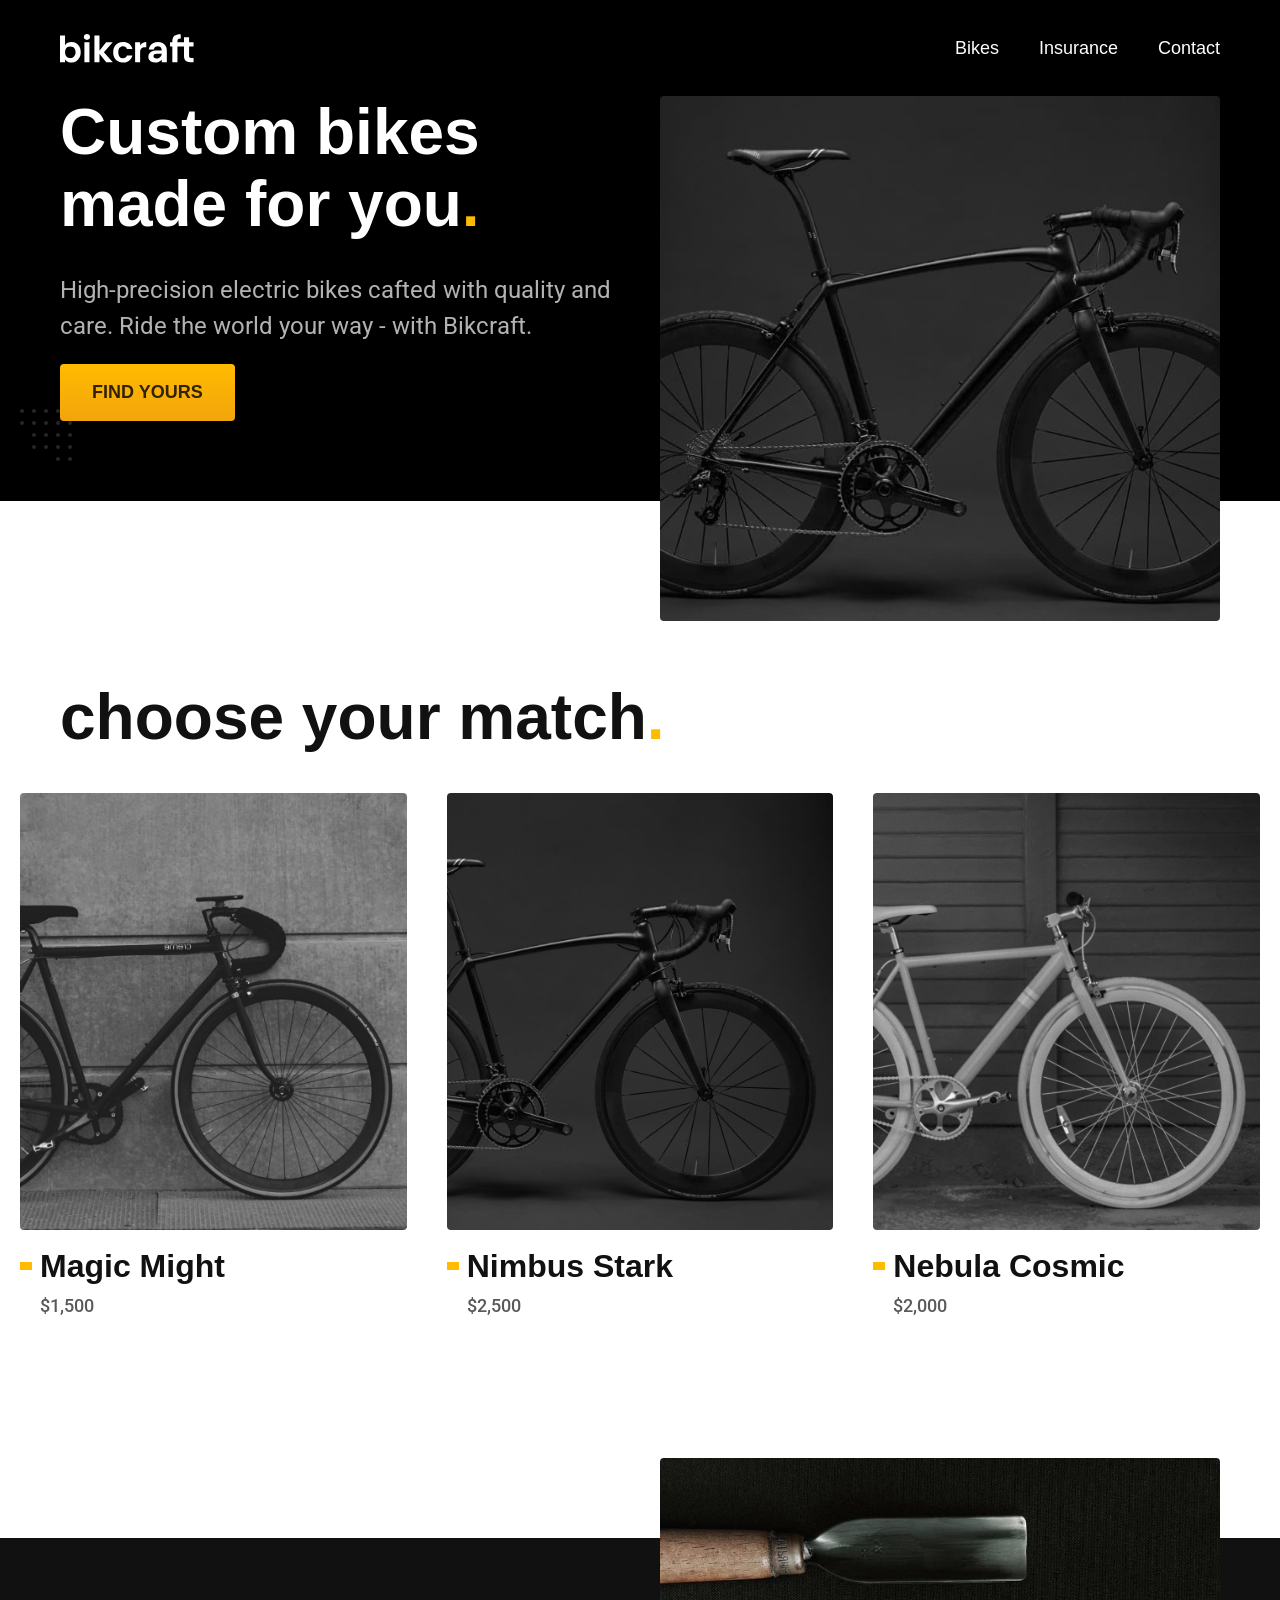
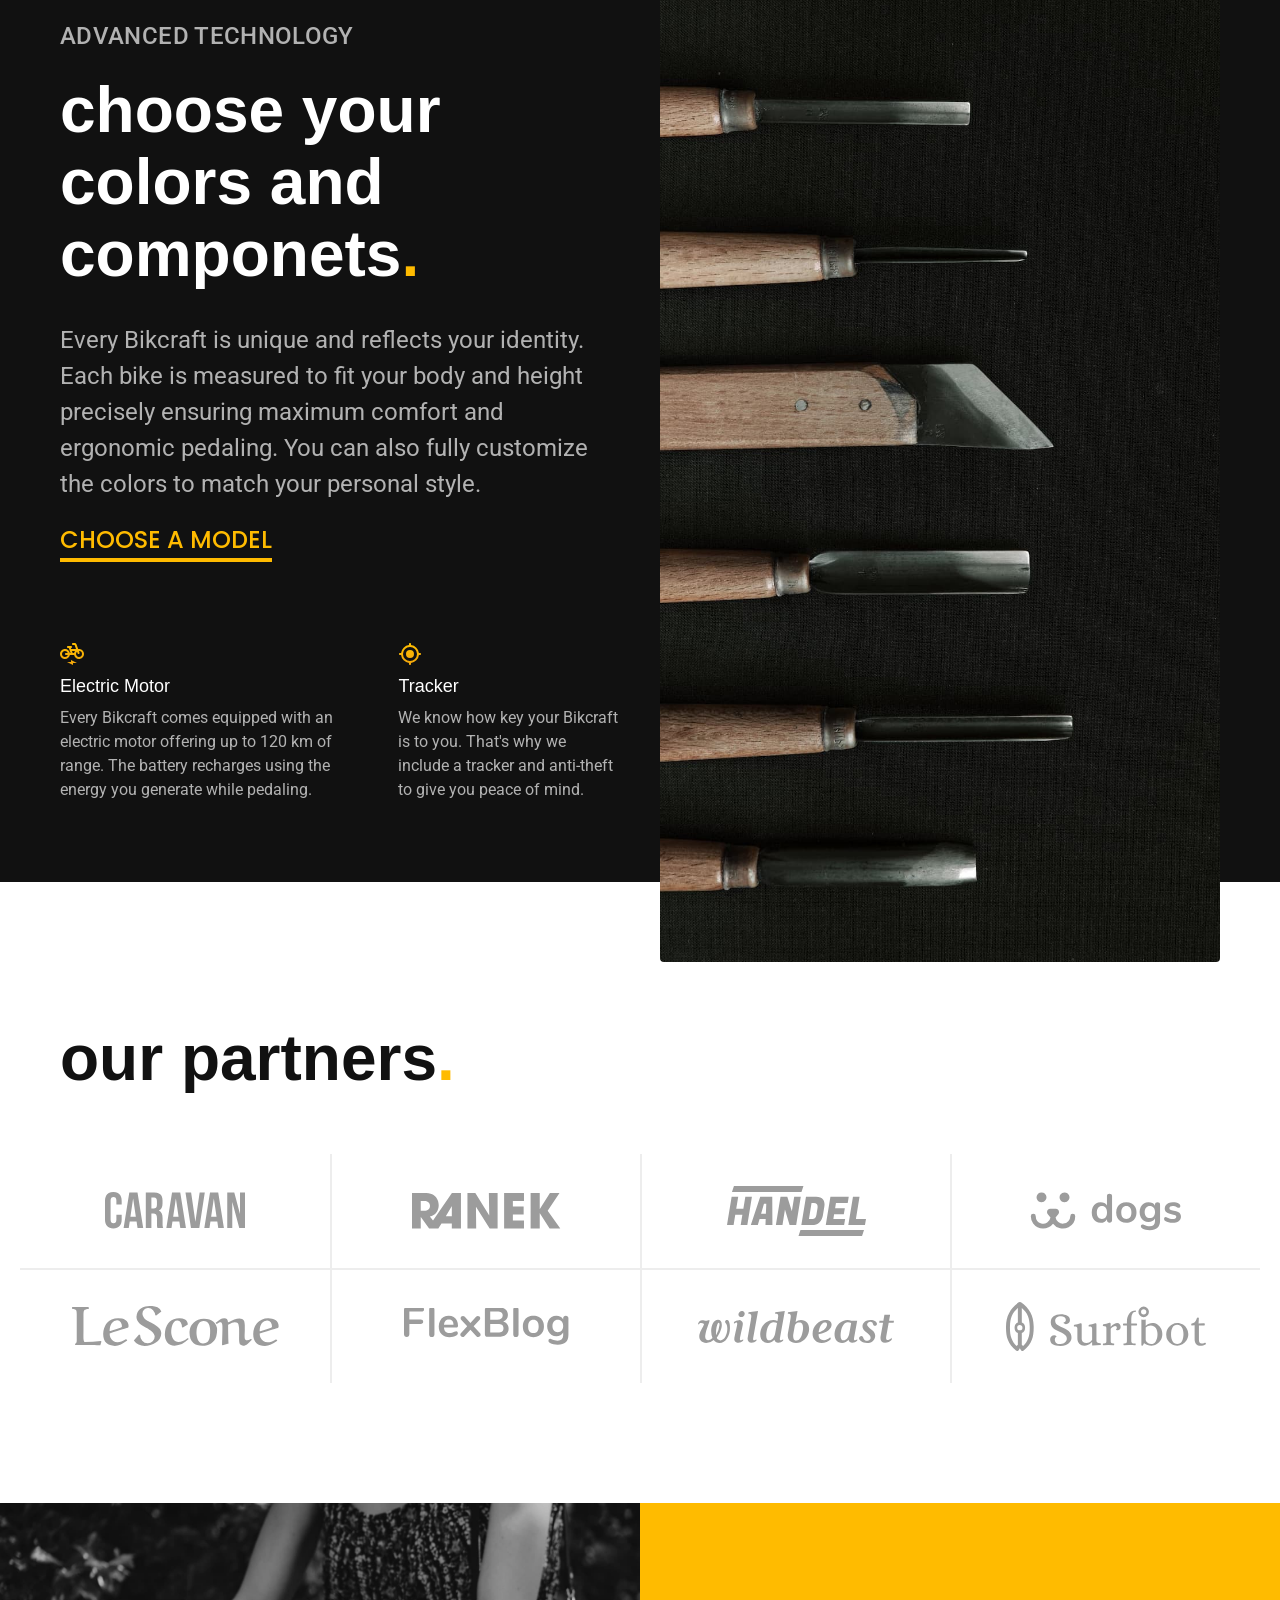
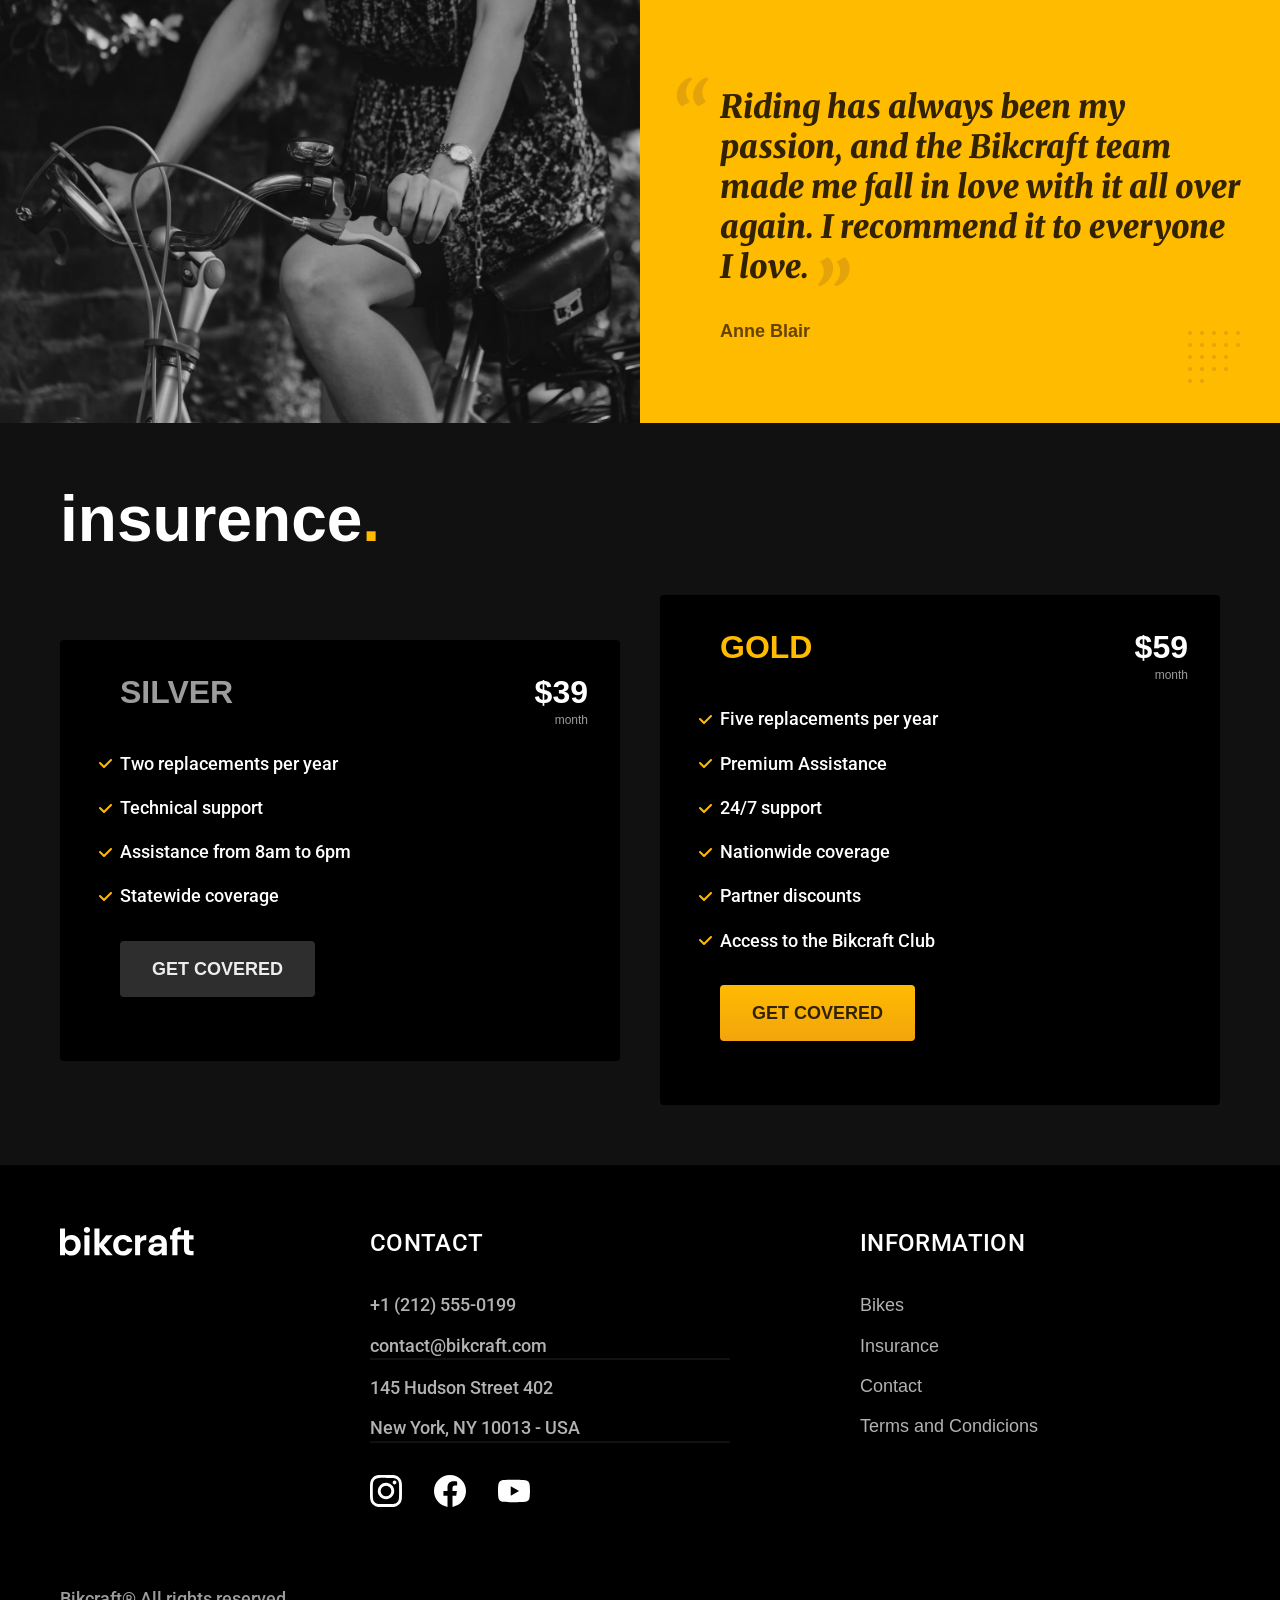
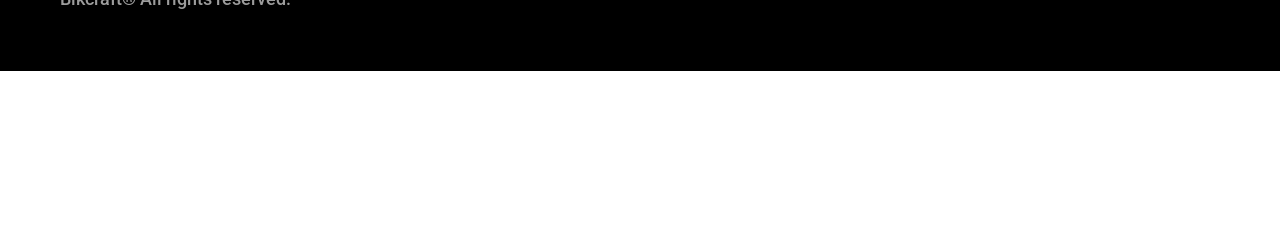
<file: index.html>
<!DOCTYPE html>
<html lang="en">

<head>
  <meta charset="UTF-8">
  <meta name="viewport" content="width=device-width, initial-scale=1.0">
  <title>Bikcraft - Built Bikes</title>
  <meta name="description" content="High-precision electric bikes crafted with quality and care. Ride the world your way">

  <link rel="icon" href="./favicon.svg" type="image/svg+xml">
  <link rel="preload" href="./css/style.min.css " as="style">
  <link rel="stylesheet" href="./css/style.min.css ">
  <link rel="preconnect" href="https://fonts.googleapis.com">
  <link rel="preconnect" href="https://fonts.gstatic.com" crossorigin>
  <link href="https://fonts.googleapis.com/css2?family=Merriweather:ital,opsz,wght@1,18..144,900&family=Poppins:wght@400;600&family=Roboto:ital,wdth,wght@0,75..100,100..900;1,75..100,100..900&display=swap" rel="stylesheet">

  <script>document.documentElement.classList.add('js')</script>
</head>

<body>
  <header class="header-bg">
    <div class="header container">
      <a href="./">
        <img src="./img/bikcraft.svg" width="136" height="32" alt="Bikcraft">
      </a>
      <nav aria-label="primaria">
        <ul class="header-menu font-1-m cor-0">
          <li><a href="./bicicletas.html">Bikes</a></li>
          <li><a href="./seguros.html">Insurance</a></li>
          <li><a href="./contato.html">Contact</a></li>
        </ul>
      </nav>
    </div>
  </header>

  <main class="introducao-bg">
    <div class="introducao container">
      <div class="introducao-conteudo">
        <h1 class="font-1-xxl cor-0 fadeInDown" data-anime="200">Custom bikes made for you<span class="cor-p1">.</span></h1>
        <p class="font-2-l cor-5 fadeInDown" data-anime="400">High-precision electric bikes cafted with quality and care. Ride the world your way - with Bikcraft.</p>
        <a class="botao fadeInDown" data-anime="600" href="./bicicletas.html">Find yours</a>
      </div>

      <picture data-anime="800" class="fadeInDown">
        <source media="(max-width: 800px)" srcset="./img/bicicletas/nimbus.jpg">
        <img src="./img/fotos/introducao.jpg" width="1280" height="1600" alt="Bicicleta elétrica preta">
      </picture>
    </div>


  </main>

  <article class="bicicletas-lista">
    <h2 class="container font-1-xxl">choose your match<span class="cor-p1">.</span></h2>
    <ul>
      <li>
        <a href="./bicicletas/magic.html">
          <img src="./img/bicicletas/magic-home.jpg" width="920" height="1040" alt="Bicicleta preta">
          <h3 class="font-1-xl">Magic Might</h3>
          <span class="font-2-m cor-8">$1,500</span>
        </a>
      </li>
      <li>
        <a href="./bicicletas/nimbus.html">
          <img src="./img/bicicletas/nimbus-home.jpg" width="920" height="1040" alt="Bicicleta preta">
          <h3 class="font-1-xl">Nimbus Stark</h3>
          <span class="font-2-m cor-8">$2,500</span>
        </a>
      </li>
      <li>
        <a href="./bicicletas/nebula.html">
          <img src="./img/bicicletas/nebula-home.jpg" width="920" height="1040" alt="Bicicleta preta">
          <h3 class="font-1-xl">Nebula Cosmic</h3>
          <span class="font-2-m cor-8">$2,000</span>
        </a>
      </li>
    </ul>
  </article>

  <article class="tecnologia-bg">
    <div class="tecnologia container">
      <div class="tecnologia-conteudo">
        <span class="font-2-l-b cor-5">Advanced Technology</span>
        <h2 class="font-1-xxl cor-0">choose your colors and componets<span class="cor-p1">.</span></h2>
        <p class="font-2-l cor-5">Every Bikcraft is unique and reflects your identity. Each bike is measured to fit your body and height precisely ensuring maximum comfort and ergonomic pedaling. You can also fully customize the colors to match your personal style.</p>
        <a class="link" href="./bicicletas.html">Choose a model</a>
        <div class="tecnologia-vantagens">
          <div>
            <img src="./img/icones/eletrica.svg" alt="">
            <h3 class="font-1-m cor-0">Electric Motor</h3>
            <p class="font-2-s cor-5">Every Bikcraft comes equipped with an electric motor offering up to 120 km of range. The battery recharges using the energy you generate while pedaling.</p>
          </div>
          <div>
            <img src="./img/icones/rastreador.svg" alt="">
            <h3 class="font-1-m cor-0">Tracker</h3>
            <p class="font-2-s cor-5">We know how key your Bikcraft is to you. That's why we include a tracker and anti-theft to give you peace of mind.</p>
          </div>
        </div>
      </div>
      <div class="tecnologia-imagem">
        <img src="./img/fotos/tecnologia.jpg" width="1200" height="1920" alt="">
      </div>
    </div>
  </article>

  <section class="parceiros" aria-label="Nossos Parceiros">
    <h2 class="container font-1-xxl">our partners<span class="cor-p1">.</span></h2>

    <ul>
      <li><img src="./img/parceiros/caravan.svg" alt="caravan" width="140" height="38"></li>
      <li><img src="./img/parceiros/ranek.svg" alt="ranek" width="149" height="36"></li>
      <li><img src="./img/parceiros/handel.svg" alt="handel" width="139" height="50"></li>
      <li><img src="./img/parceiros/dogs.svg" alt="dogs" width="152" height="39"></li>
      <li><img src="./img/parceiros/lescone.svg" alt="lescone" width="208" height="41"></li>
      <li><img src="./img/parceiros/flexblog.svg" alt="flexblog" width="165" height="38"></li>
      <li><img src="./img/parceiros/wildbeast.svg" alt="wildbeast" width="196" height="34"></li>
      <li><img src="./img/parceiros/surfbot.svg" alt="surfbot" width="200" height="49"></li>
    </ul>
  </section>

  <section class="depoimento" aria-label="Depoimento">
    <div>
      <img src="./img/fotos/depoimento.jpg" width="1560" height="1360" alt="Pessoa pedalando uma bicicleta Bikcraft">
    </div>
    <div class="depoimento-conteudo">
      <blockquote class="font-1-xl cor-p5">
        <p>Riding has always been my passion, and the Bikcraft team made me fall in love with it all over again. I recommend it to everyone I love.</p>
      </blockquote>
      <span class="font-1-m-b cor-p4">Anne Blair</span>
    </div>
  </section>

  <article class="seguros-bg">
    <div class="seguros container">
      <h2 class="font-1-xxl cor-0">insurence<span class="cor-p1">.</span></h2>
      <div class="seguros-item">
        <h3 class="font-1-xl cor-6">SILVER</h3>
        <span class="font-1-xl cor-0">$39 <span class="font-1-xs cor-6">month</span></span>
        <ul class="font-2-m cor-0">
          <li>Two replacements per year</li>
          <li>Technical support</li>
          <li>Assistance from 8am to 6pm</li>
          <li>Statewide coverage</li>
        </ul>
        <a class="botao secundario" href="./orcamento.html?tipo=insurence&produto=silver">GET COVERED</a>
      </div>

      <div class="seguros-item">
        <h3 class="font-1-xl cor-p1">GOLD</h3>
        <span class="font-1-xl cor-0">$59 <span class="font-1-xs cor-6">month</span></span>
        <ul class="font-2-m cor-0">
          <li>Five replacements per year</li>
          <li>Premium Assistance</li>
          <li>24/7 support</li>
          <li>Nationwide coverage</li>
          <li>Partner discounts</li>
          <li>Access to the Bikcraft Club</li>
        </ul>
        <a class="botao" href="./orcamento.html?tipo=insurence&produto=gold">GET COVERED</a>
      </div>
    </div>
  </article>

  <footer class="footer-bg">
    <div class="footer container">
      <img src="./img/bikcraft.svg" width="136" height="32" alt="Bikcraft">
      <div class="footer-contato">
        <h3 class="font-2-l-b cor-0">CONTACT</h3>
        <ul class="font-2-m cor-5">
          <li><a href="tel: +1 (212) 555-0199">+1 (212) 555-0199</a></li>
          <li><a href="mailto:contact@bikcraft.com">contact@bikcraft.com</a></li>
          <li>145 Hudson Street 402</li>
          <li>New York, NY 10013 - USA</li>
        </ul>
        <div class="footer-redes">
          <a href="./"><img src="./img/redes/instagram.svg" alt="Instagram"></a>
          <a href="./"><img src="./img/redes/facebook.svg" alt="Facebook"></a>
          <a href="./"><img src="./img/redes/youtube.svg" alt="YouTube"></a>
        </div>
      </div>
      <div class="footer-informacoes">
        <h3 class="font-2-l-b cor-0">INFORMATION</h3>
        <nav>
          <ul class="font-1-m cor-5">
            <li><a href="./bicicletas.html">Bikes</a></li>
            <li><a href="./seguros.html">Insurance</a></li>
            <li><a href="./contato.html">Contact</a></li>
            <li><a href="./termos.html">Terms and Condicions</a></li>
          </ul>
        </nav>
      </div>
      <p class="footer-copy font-2-m cor-6">Bikcraft® All rights reserved.</p>
    </div>
  </footer>

  <script src="./js/plugins/simple-anime.js"></script>
  <script src="./js/script.js"></script>
</body>


</html>
</file>
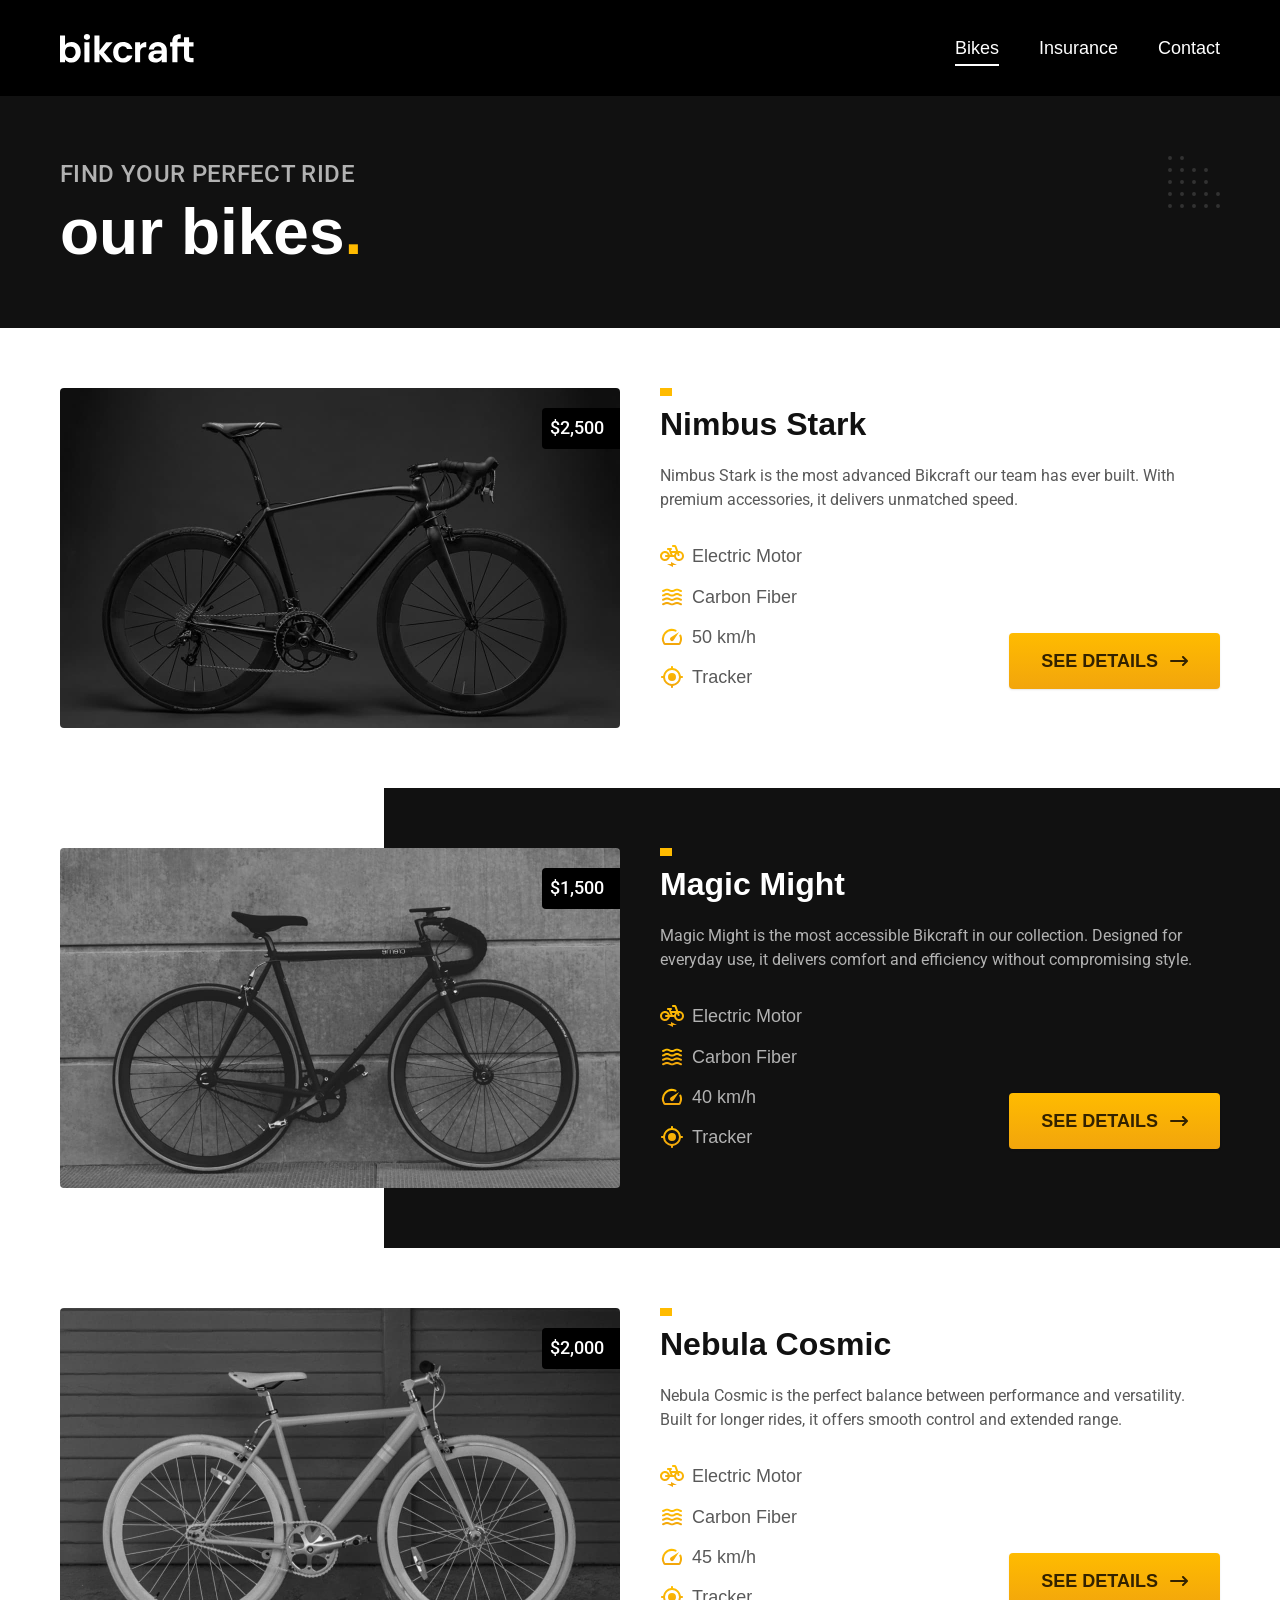
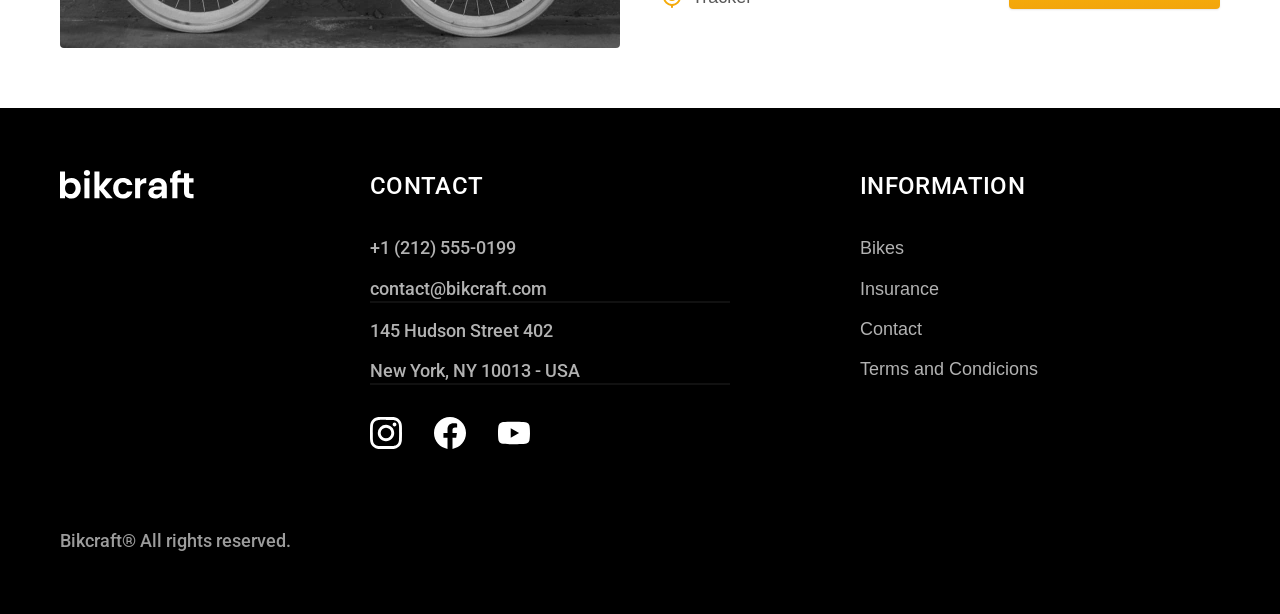
<file: bicicletas.html>
<!DOCTYPE html>
<html lang="pt-br">

<head>
  <meta charset="UTF-8">
  <meta name="viewport" content="width=device-width, initial-scale=1.0">
  <title>Bikes | Bikcraft</title>
  <meta name="description" content="Terms and Condicions.">
  <link rel="icon" href="./favicon.svg" type="image/svg+xml">
  <link rel="preload" href="./css/style.min.css " as="style">
  <link rel="stylesheet" href="./css/style.min.css ">
  <link rel="preconnect" href="https://fonts.googleapis.com">
  <link rel="preconnect" href="https://fonts.gstatic.com" crossorigin>
  <link href="https://fonts.googleapis.com/css2?family=Merriweather:ital,opsz,wght@1,18..144,900&family=Poppins:wght@400;600&family=Roboto:ital,wdth,wght@0,75..100,100..900;1,75..100,100..900&display=swap" rel="stylesheet">
  <script>document.documentElement.classList.add('js')</script>
</head>

<body id="bicicletas">
  <header class="header-bg">
    <div class="header container">
      <a href="./">
        <img src="./img/bikcraft.svg" width="136" height="32" alt="Bikcraft">
      </a>
      <nav aria-label="primaria">
        <ul class="header-menu font-1-m cor-0">
          <li><a href="./bicicletas.html">Bikes</a></li>
          <li><a href="./seguros.html">Insurance</a></li>
          <li><a href="./contato.html">Contact</a></li>
        </ul>
      </nav>
    </div>
  </header>

  <main>
    <div class="titulo-bg">
      <div class="titulo container">
        <p class="font-2-l-b cor-5">Find your perfect ride</p>
        <h1 class="font-1-xxl cor-0">our bikes<span class="cor-p1">.</span></h1>
      </div>
    </div>


    <div class="bicicletas container">
      <div class="bicicletas-imagem">
        <img src="./img/bicicletas/nimbus.jpg" width="1120" height="680" alt="bicicleta preta">
        <span class="font-2-m cor-0">$2,500</span>
      </div>
      <div class="bicicletas-conteudo">
        <h2 class="font-1-xl">Nimbus Stark</h2>
        <p class="font-2-s cor-8">Nimbus Stark is the most advanced Bikcraft our team has ever built. With premium accessories, it delivers unmatched speed.</p>
        <ul class="font-1-m cor-8">
          <li>
            <img src="./img/icones/eletrica.svg" alt="">Electric Motor
          </li>
          <li>
            <img src="./img/icones/carbono.svg" alt="">Carbon Fiber
          </li>
          <li>
            <img src="./img/icones/velocidade.svg" alt="">50 km/h
          </li>
          <li>
            <img src="./img/icones/rastreador.svg" alt="">Tracker
          </li>
        </ul>
        <a class="botao seta" href="./bicicletas/nimbus.html">See Details</a>
      </div>
    </div>


    <div class="bicicletas-bg">
      <div class="bicicletas container">
        <div class="bicicletas-imagem">
          <img src="./img/bicicletas/magic.jpg" width="1120" height="680" alt="bicicleta preta">
          <span class="font-2-m cor-0">$1,500</span>
        </div>
        <div class="bicicletas-conteudo">
          <h2 class="font-1-xl cor-0">Magic Might</h2>
          <p class="font-2-s cor-5">Magic Might is the most accessible Bikcraft in our collection. Designed for everyday use, it delivers comfort and efficiency without compromising style.</p>
          <ul class="font-1-m cor-5">
            <li>
              <img src="./img/icones/eletrica.svg" alt="">Electric Motor
            </li>
            <li>
              <img src="./img/icones/carbono.svg" alt="">Carbon Fiber
            </li>
            <li>
              <img src="./img/icones/velocidade.svg" alt="">40 km/h
            </li>
            <li>
              <img src="./img/icones/rastreador.svg" alt="">Tracker
            </li>
          </ul>
          <a class="botao seta" href="./bicicletas/magic.html">See Details</a>
        </div>
      </div>
    </div>

    <div class="bicicletas container">
      <div class="bicicletas-imagem">
        <img src="./img/bicicletas/nebula.jpg" width="1120" height="680" alt="bicicleta branca">
        <span class="font-2-m cor-0">$2,000</span>
      </div>
      <div class="bicicletas-conteudo">
        <h2 class="font-1-xl">Nebula Cosmic</h2>
        <p class="font-2-s cor-8">Nebula Cosmic is the perfect balance between performance and versatility. Built for longer rides, it offers smooth control and extended range.</p>
        <ul class="font-1-m cor-8">
          <li>
            <img src="./img/icones/eletrica.svg" alt="">Electric Motor
          </li>
          <li>
            <img src="./img/icones/carbono.svg" alt="">Carbon Fiber
          </li>
          <li>
            <img src="./img/icones/velocidade.svg" alt="">45 km/h
          </li>
          <li>
            <img src="./img/icones/rastreador.svg" alt="">Tracker
          </li>
        </ul>
        <a class="botao seta" href="./bicicletas/nebula.html">See Details</a>
      </div>
    </div>


  </main>

  <footer class="footer-bg">
    <div class="footer container">
      <img src="./img/bikcraft.svg" width="136" height="32" alt="Bikcraft">
      <div class="footer-contato">
        <h3 class="font-2-l-b cor-0">CONTACT</h3>
        <ul class="font-2-m cor-5">
          <li><a href="tel: +1 (212) 555-0199">+1 (212) 555-0199</a></li>
          <li><a href="mailto:contact@bikcraft.com">contact@bikcraft.com</a></li>
          <li>145 Hudson Street 402</li>
          <li>New York, NY 10013 - USA</li>
        </ul>
        <div class="footer-redes">
          <a href="./"><img src="./img/redes/instagram.svg" alt="Instagram"></a>
          <a href="./"><img src="./img/redes/facebook.svg" alt="Facebook"></a>
          <a href="./"><img src="./img/redes/youtube.svg" alt="YouTube"></a>
        </div>
      </div>
      <div class="footer-informacoes">
        <h3 class="font-2-l-b cor-0">INFORMATION</h3>
        <nav>
          <ul class="font-1-m cor-5">
            <li><a href="./bicicletas.html">Bikes</a></li>
            <li><a href="./seguros.html">Insurance</a></li>
            <li><a href="./contato.html">Contact</a></li>
            <li><a href="./termos.html">Terms and Condicions</a></li>
          </ul>
        </nav>
      </div>
      <p class="footer-copy font-2-m cor-6">Bikcraft® All rights reserved.</p>
    </div>
  </footer>

  <script src="./js/script.js"></script>
</body>


</html>
</file>
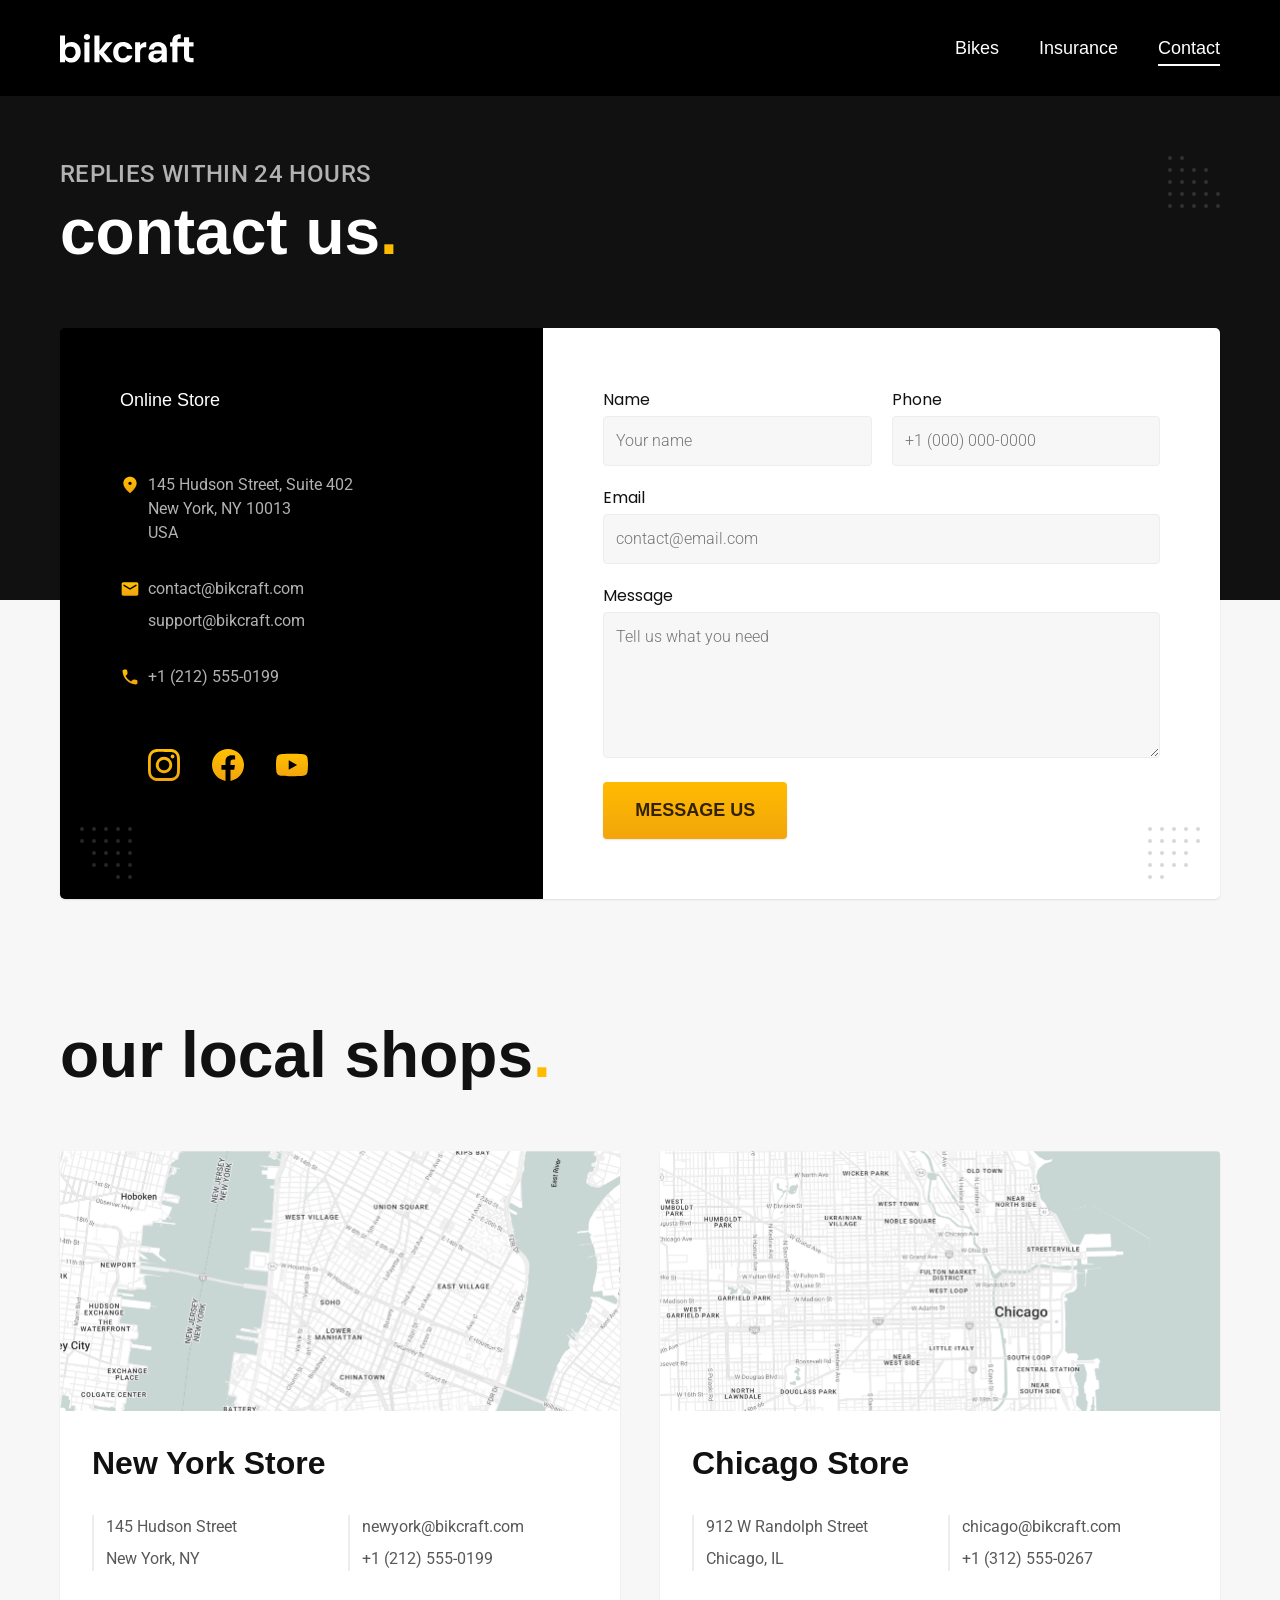
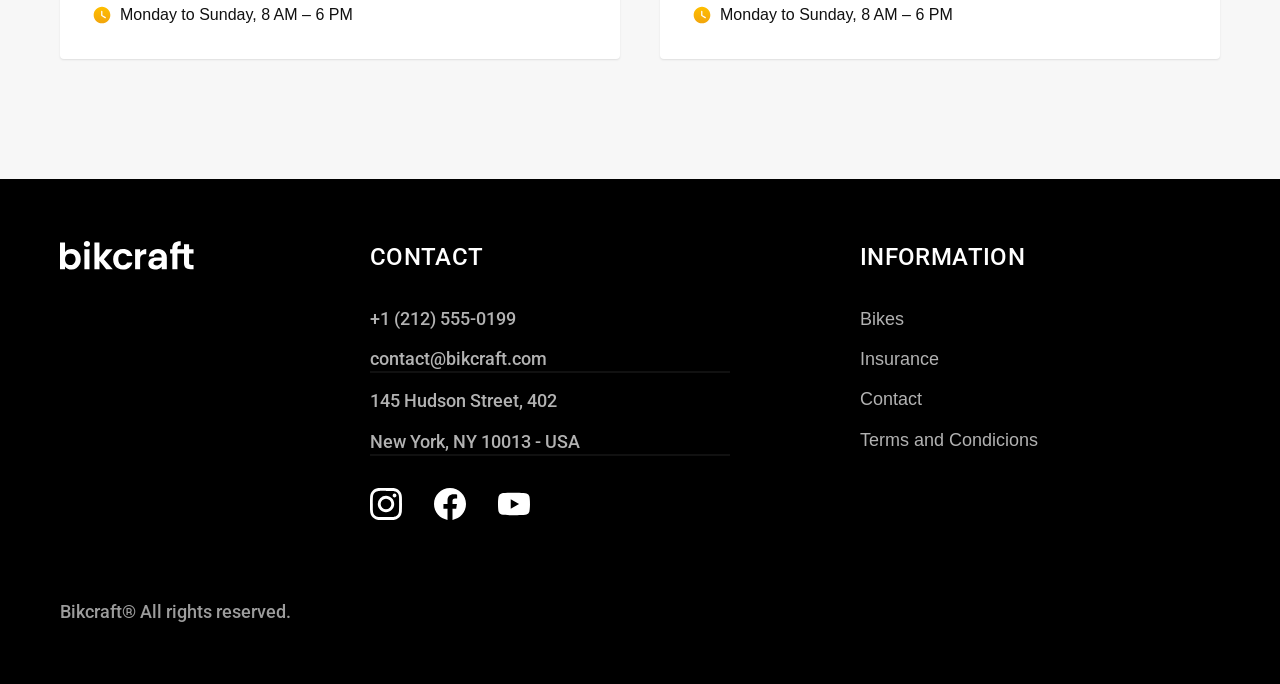
<file: contato.html>
<!DOCTYPE html>
<html lang="pt-br">

<head>
  <meta charset="UTF-8">
  <meta name="viewport" content="width=device-width, initial-scale=1.0">
  <title>Contact | Bikcraft</title>
  <meta name="description" content="Contact.">
  <link rel="icon" href="./favicon.svg" type="image/svg+xml">
  <link rel="preload" href="./css/style.min.css " as="style">
  <link rel="stylesheet" href="./css/style.min.css ">
  <link rel="preconnect" href="https://fonts.googleapis.com">
  <link rel="preconnect" href="https://fonts.gstatic.com" crossorigin>
  <link href="https://fonts.googleapis.com/css2?family=Merriweather:ital,opsz,wght@1,18..144,900&family=Poppins:wght@400;600&family=Roboto:ital,wdth,wght@0,75..100,100..900;1,75..100,100..900&display=swap" rel="stylesheet">
  <script>document.documentElement.classList.add('js')</script>
</head>

<body id="contato">
  <header class="header-bg">
    <div class="header container">
      <a href="./">
        <img src="./img/bikcraft.svg" width="136" height="32" alt="Bikcraft">
      </a>
      <nav aria-label="primaria">
        <ul class="header-menu font-1-m cor-0">
          <li><a href="./bicicletas.html">Bikes</a></li>
          <li><a href="./seguros.html">Insurance</a></li>
          <li><a href="./contato.html">Contact</a></li>
        </ul>
      </nav>
    </div>
  </header>

  <main>
    <div class="titulo-bg">
      <div class="titulo container">
        <p class="font-2-l-b cor-5">Replies within 24 hours</p>
        <h1 class="font-1-xxl cor-0">contact us<span class="cor-p1">.</span></h1>
      </div>
    </div>

    <div class="contato container">
      <section class="contato-dados" aria-label="Endereço">
        <h2 class="font-1-m cor-0">Online Store</h2>

        <div class="contato-endereco font-2-s cor-4">
          <p>145 Hudson Street, Suite 402</p>
          <p>New York, NY 10013</p>
          <p>USA</p>
        </div>

        <address class="contato-meios font-2-s cor-4">
          <a href="mailto:contact@bikcraft.com">contact@bikcraft.com</a>
          <a href="mailto:support@bikcraft.com">support@bikcraft.com</a>
          <a href="tel: +1 (212) 555-0199">+1 (212) 555-0199</a>
        </address>

        <div class="contato-redes">
          <a href="./"><img src="./img/redes/instagram-p.svg" alt="Instagram"></a>
          <a href="./"><img src="./img/redes/facebook-p.svg" alt="Facebook"></a>
          <a href="./"><img src="./img/redes/youtube-p.svg" alt="YouTube"></a>
        </div>
      </section>

      <section class="contato-formulario" aria-label="Formulario">
        <form class="form" action="./enviar.php" method="post">
          <div>
            <label for="nome">Name</label>
            <input type="text" id="nome" name="nome" placeholder="Your name">
          </div>
          <div>
            <label for="nome">Phone</label>
            <input type="text" id="telefone" name="telefone" placeholder="+1 (000) 000-0000">
          </div>
          <div class="col-2">
            <label for="email">Email</label>
            <input type="email" id="email" name="email" placeholder="contact@email.com" required>
          </div>
          <div class="col-2">
            <label for="mensagem">Message</label>
            <textarea rows="5" type="mensagem" id="mensagem" name="mensagem" placeholder="Tell us what you need"></textarea>
          </div>
          <button class="botao col-2">Message Us</button>
        </form>
      </section>

    </div>

  </main>

  <article class="lojas container">
    <h2 class="font-1-xxl">our local shops<span class="cor-p1">.</span></h2>

    <div class="lojas-item">
      <img src="./img/lojas/ny.jpg" width="1120" height="520" alt="mapa marcando o endereço">
      <div class="lojas-conteudo">
        <h3 class="font-1-xl">New York Store</h3>
        <div class="lojas-dados font-2-s cor-8">
          <p>145 Hudson Street</p>
          <p>New York, NY</p>
        </div>

        <div class="lojas-dados font-2-s cor-8">
          <a href="mailto:newyork@bikcraft.com">newyork@bikcraft.com</a>
          <a href="tel: +1 (212) 555-0199">+1 (212) 555-0199</a>
        </div>
        <p class="lojas-tempo font-1-s"><img src="./img/icones/horario.svg" alt=""> Monday to Sunday, 8 AM – 6 PM</p>
      </div>
    </div>

    <div class="lojas-item">
      <img src="./img/lojas/chicago.jpg" width="1120" height="520" alt="mapa marcando o endereço">
      <div class="lojas-conteudo">
        <h3 class="font-1-xl">Chicago Store</h3>
        <div class="lojas-dados font-2-s cor-8">
          <p>912 W Randolph Street</p>
          <p>Chicago, IL</p>
        </div>

        <div class="lojas-dados font-2-s cor-8">
          <a href="mailto:chicago@bikcraft.com">chicago@bikcraft.com</a>
          <a href="tel: +1 (312) 555-0267">+1 (312) 555-0267</a>
        </div>
        <p class="lojas-tempo font-1-s"><img src="./img/icones/horario.svg" alt=""> Monday to Sunday, 8 AM – 6 PM</p>
      </div>
    </div>


  </article>

  <footer class="footer-bg">
    <div class="footer container">
      <img src="./img/bikcraft.svg" width="136" height="32" alt="Bikcraft">
      <div class="footer-contato">
        <h3 class="font-2-l-b cor-0">CONTACT</h3>
        <ul class="font-2-m cor-5">
          <li><a href="tel: +1 (212) 555-0199">+1 (212) 555-0199</a></li>
          <li><a href="mailto:contact@bikcraft.com">contact@bikcraft.com</a></li>
          <li>145 Hudson Street, 402</li>
          <li>New York, NY 10013 - USA</li>
        </ul>
        <div class="footer-redes">
          <a href="./"><img src="./img/redes/instagram.svg" alt="Instagram"></a>
          <a href="./"><img src="./img/redes/facebook.svg" alt="Facebook"></a>
          <a href="./"><img src="./img/redes/youtube.svg" alt="YouTube"></a>
        </div>
      </div>
      <div class="footer-informacoes">
        <h3 class="font-2-l-b cor-0">INFORMATION</h3>
        <nav>
          <ul class="font-1-m cor-5">
            <li><a href="./bicicletas.html">Bikes</a></li>
            <li><a href="./seguros.html">Insurance</a></li>
            <li><a href="./contato.html">Contact</a></li>
            <li><a href="./termos.html">Terms and Condicions</a></li>
          </ul>
        </nav>
      </div>
      <p class="footer-copy font-2-m cor-6">Bikcraft® All rights reserved.</p>
    </div>
  </footer>

  <script src="./js/script.js"></script>
  <script src="./js/formulario.js"></script>

</body>


</html>
</file>
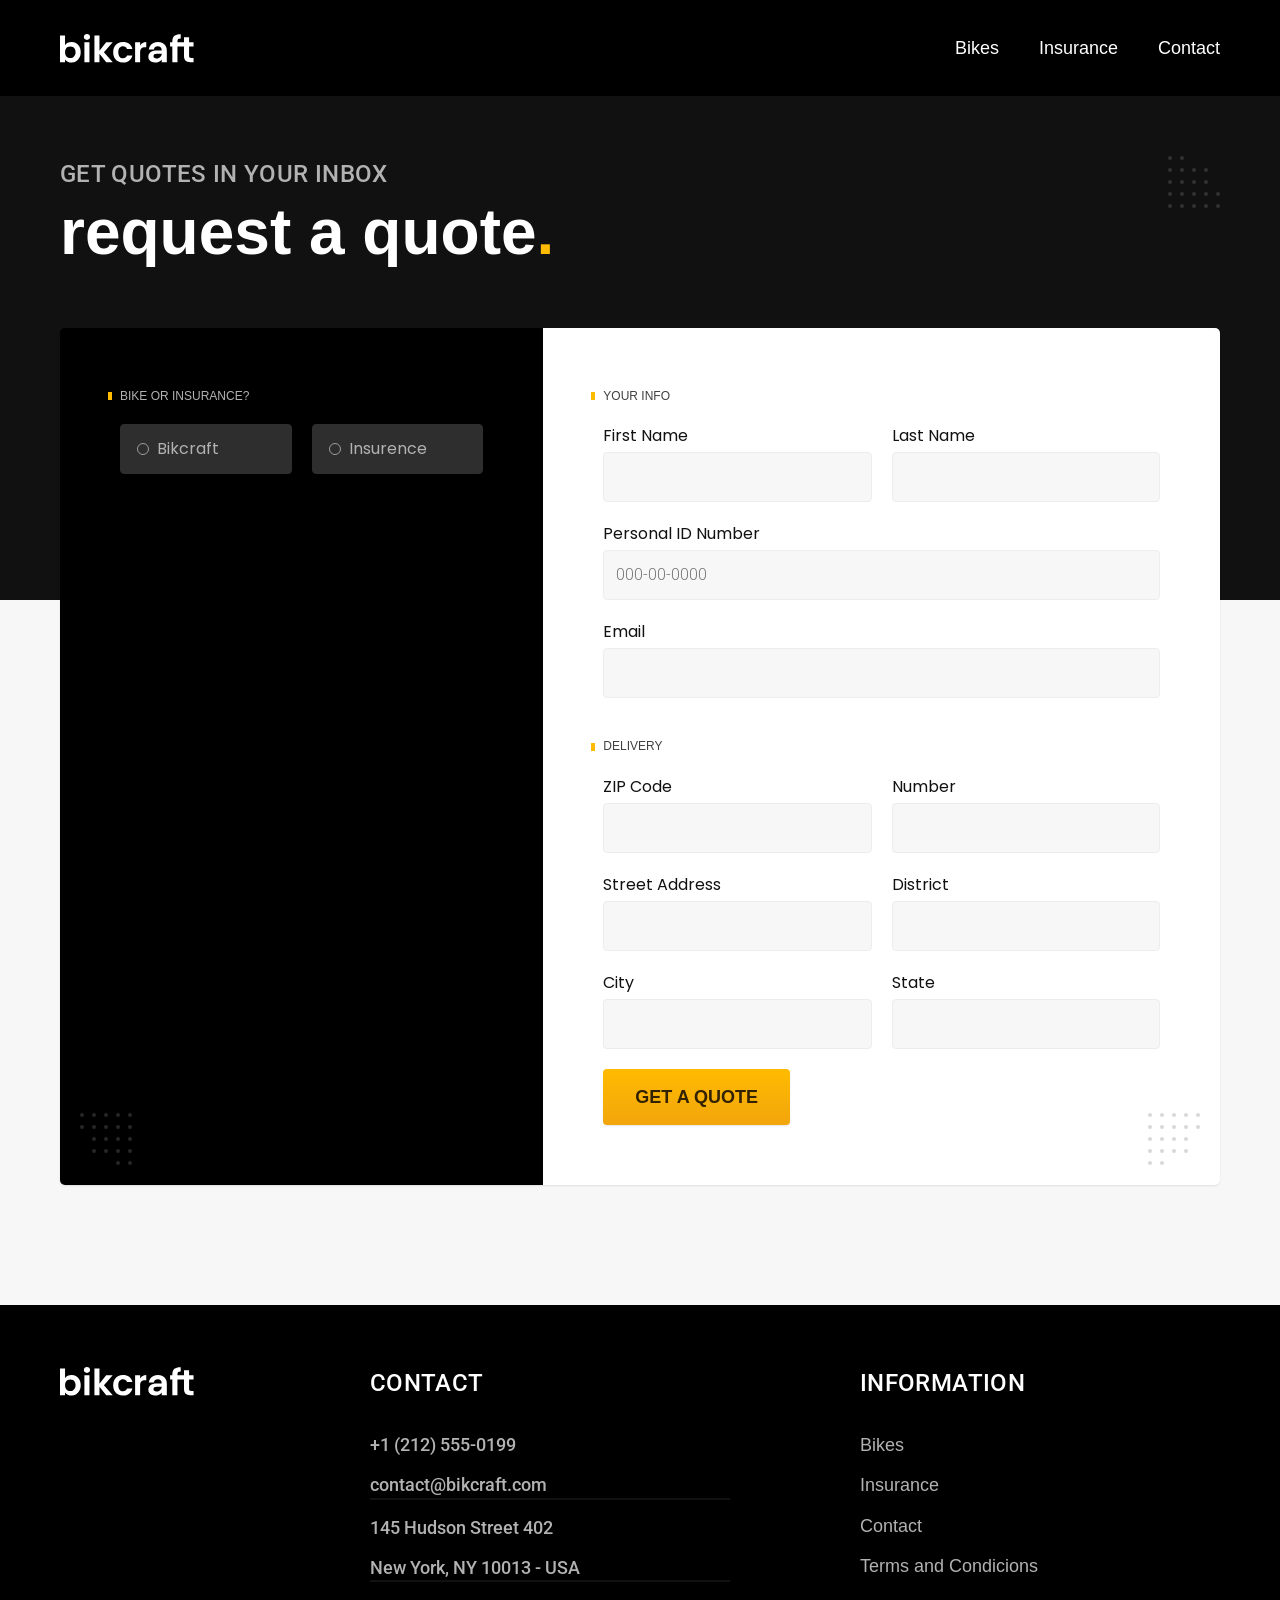
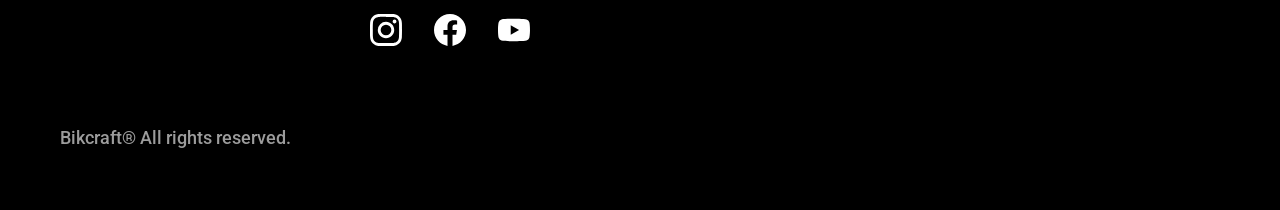
<file: orcamento.html>
<!DOCTYPE html>
<html lang="pt-br">

<head>
  <meta charset="UTF-8">
  <meta name="viewport" content="width=device-width, initial-scale=1.0">
  <title>Quote | Bikcraft</title>
  <meta name="description" content="Request a quote.">
  <link rel="icon" href="./favicon.svg" type="image/svg+xml">
  <link rel="preload" href="./css/style.min.css " as="style">
  <link rel="stylesheet" href="./css/style.min.css ">
  <link rel="preconnect" href="https://fonts.googleapis.com">
  <link rel="preconnect" href="https://fonts.gstatic.com" crossorigin>
  <link href="https://fonts.googleapis.com/css2?family=Merriweather:ital,opsz,wght@1,18..144,900&family=Poppins:wght@400;600&family=Roboto:ital,wdth,wght@0,75..100,100..900;1,75..100,100..900&display=swap" rel="stylesheet">
  <script>document.documentElement.classList.add('js')</script>
</head>

<body id="orcamento">
  <header class="header-bg">
    <div class="header container">
      <a href="./">
        <img src="./img/bikcraft.svg" width="136" height="32" alt="Bikcraft">
      </a>
      <nav aria-label="primaria">
        <ul class="header-menu font-1-m cor-0">
          <li><a href="./bicicletas.html">Bikes</a></li>
          <li><a href="./seguros.html">Insurance</a></li>
          <li><a href="./contato.html">Contact</a></li>
        </ul>
      </nav>
    </div>
  </header>

  <main>
    <div class="titulo-bg">
      <div class="titulo container">
        <p class="font-2-l-b cor-5">Get quotes in your inbox</p>
        <h1 class="font-1-xxl cor-0">request a quote<span class="cor-p1">.</span></h1>
      </div>
    </div>

    <form class="orcamento container" action="./enviar.php" method="post">
      <div class="orcamento-produto">
        <h2 class="font-1-xs cor-5">bike or insurance? </h2>

        <input type="radio" name="tipo" value="bikcraft" id="bikcraft">
        <label for="bikcraft">Bikcraft</label>

        <input type="radio" name="tipo" value="insurence" id="insurence">
        <label for="insurence">Insurence</label>

        <div class="orcamento-conteudo" id="orcamento-bikcraft">
          <h2 class="font-1-xs cor-5">Make it yours</h2>
          <input type="radio" name="produto" value="nimbus" id="nimbus">
          <label for="nimbus">Nimbus STark <span>$2,500</span></label>
          <div class="orcamento-detalhes">
            <ul class="font-1-xs cor-8">
              <li><img src="./img/icones/eletrica.svg" alt="">Electric Motor</li>
              <li><img src="./img/icones/carbono.svg" alt="">Carbon Fiber</li>
              <li><img src="./img/icones/velocidade.svg" alt="">50 km/h</li>
              <li><img src="./img/icones/rastreador.svg" alt="">Tracker</li>
            </ul>
            <img src="./img/bicicletas/nimbus.jpg" width="1120" height="680" alt="bicicleta preta">
          </div>

          <input type="radio" name="produto" value="magic" id="magic">
          <label for="magic">Magic Might <span>$1,500</span></label>
          <div class="orcamento-detalhes">
            <ul class="font-1-xs cor-8">
              <li><img src="./img/icones/eletrica.svg" alt="">Electric Motor</li>
              <li><img src="./img/icones/carbono.svg" alt="">Carbon Fiber</li>
              <li><img src="./img/icones/velocidade.svg" alt="">40 km/h</li>
              <li><img src="./img/icones/rastreador.svg" alt="">Tracker</li>
            </ul>
            <img src="./img/bicicletas/magic.jpg" width="1120" height="680" alt="bicicleta preta">
          </div>

          <input type="radio" name="produto" value="nebula" id="nebula">
          <label for="nebula">Nebula Cosmic <span>$2,000</span></label>
          <div class="orcamento-detalhes">
            <ul class="font-1-xs cor-8">
              <li><img src="./img/icones/eletrica.svg" alt="">Electric Motor</li>
              <li><img src="./img/icones/carbono.svg" alt="">Carbon Fiber</li>
              <li><img src="./img/icones/velocidade.svg" alt="">45 km/h</li>
              <li><img src="./img/icones/rastreador.svg" alt="">Tracker</li>
            </ul>
            <img src="./img/bicicletas/nebula.jpg" width="1120" height="680" alt="bicicleta branca">
          </div>

        </div>

        <div class="orcamento-conteudo" id="orcamento-seguro">
          <h2 class="font-1-xs cor-5">Get covered</h2>

          <input type="radio" name="produto" value="silver" id="silver">
          <label for="silver">Silver <span>$39</span></label>

          <input type="radio" name="produto" value="gold" id="gold">
          <label for="gold">Gold <span>$59</span></label>

        </div>
      </div>

      <div class="orcamento-dados form">
        <h2 class="font-1-xs cor-9 col-2">your info</h2>
        <div>
          <label for="nome">First Name</label>
          <input type="text" id="nome" name="nome">
        </div>
        <div>
          <label for="nome">Last Name</label>
          <input type="text" id="nome" name="sobrenome">
        </div>
        <div class="col-2">
          <label for="personal id number">Personal ID Number</label>
          <input type="text" id="nome" name="personal id number" placeholder="000-00-0000">
        </div>
        <div class="col-2">
          <label for="email">Email</label>
          <input type="email" id="nome" name="email" required>
        </div>
        <h2 class="font-1-xs cor-9 col-2">delivery</h2>
        <div>
          <label for="ZIP Code">ZIP Code</label>
          <input type="text" id="ZIP Code" name="ZIP Code">
        </div>
        <div>
          <label for="number">Number</label>
          <input type="text" id="number" name="number">
        </div>
        <div>
          <label for="Street Address">Street Address</label>
          <input type="text" id="Street Address" name="Street Address">
        </div>
        <div>
          <label for="District">District</label>
          <input type="text" id="District" name="District">
        </div>
        <div>
          <label for="City">City</label>
          <input type="text" id="City" name="City">
        </div>
        <div>
          <label for="State">State</label>
          <input type="text" id="State" name="State">
        </div>
        <button class="botao col-2">Get a Quote</button>


      </div>
    </form>
  </main>

  <footer class="footer-bg">
    <div class="footer container">
      <img src="./img/bikcraft.svg" width="136" height="32" alt="Bikcraft">
      <div class="footer-contato">
        <h3 class="font-2-l-b cor-0">CONTACT</h3>
        <ul class="font-2-m cor-5">
          <li><a href="tel: +1 (212) 555-0199">+1 (212) 555-0199</a></li>
          <li><a href="mailto:contact@bikcraft.com">contact@bikcraft.com</a></li>
          <li>145 Hudson Street 402</li>
          <li>New York, NY 10013 - USA</li>
        </ul>
        <div class="footer-redes">
          <a href="./"><img src="./img/redes/instagram.svg" alt="Instagram"></a>
          <a href="./"><img src="./img/redes/facebook.svg" alt="Facebook"></a>
          <a href="./"><img src="./img/redes/youtube.svg" alt="YouTube"></a>
        </div>
      </div>
      <div class="footer-informacoes">
        <h3 class="font-2-l-b cor-0">INFORMATION</h3>
        <nav>
          <ul class="font-1-m cor-5">
            <li><a href="./bicicletas.html">Bikes</a></li>
            <li><a href="./seguros.html">Insurance</a></li>
            <li><a href="./contato.html">Contact</a></li>
            <li><a href="./termos.html">Terms and Condicions</a></li>
          </ul>
        </nav>
      </div>
      <p class="footer-copy font-2-m cor-6">Bikcraft® All rights reserved.</p>
    </div>
  </footer>


  <script src="./js/script.js"></script>
  <script src="./js/formulario.js"></script>

</body>


</html>
</file>
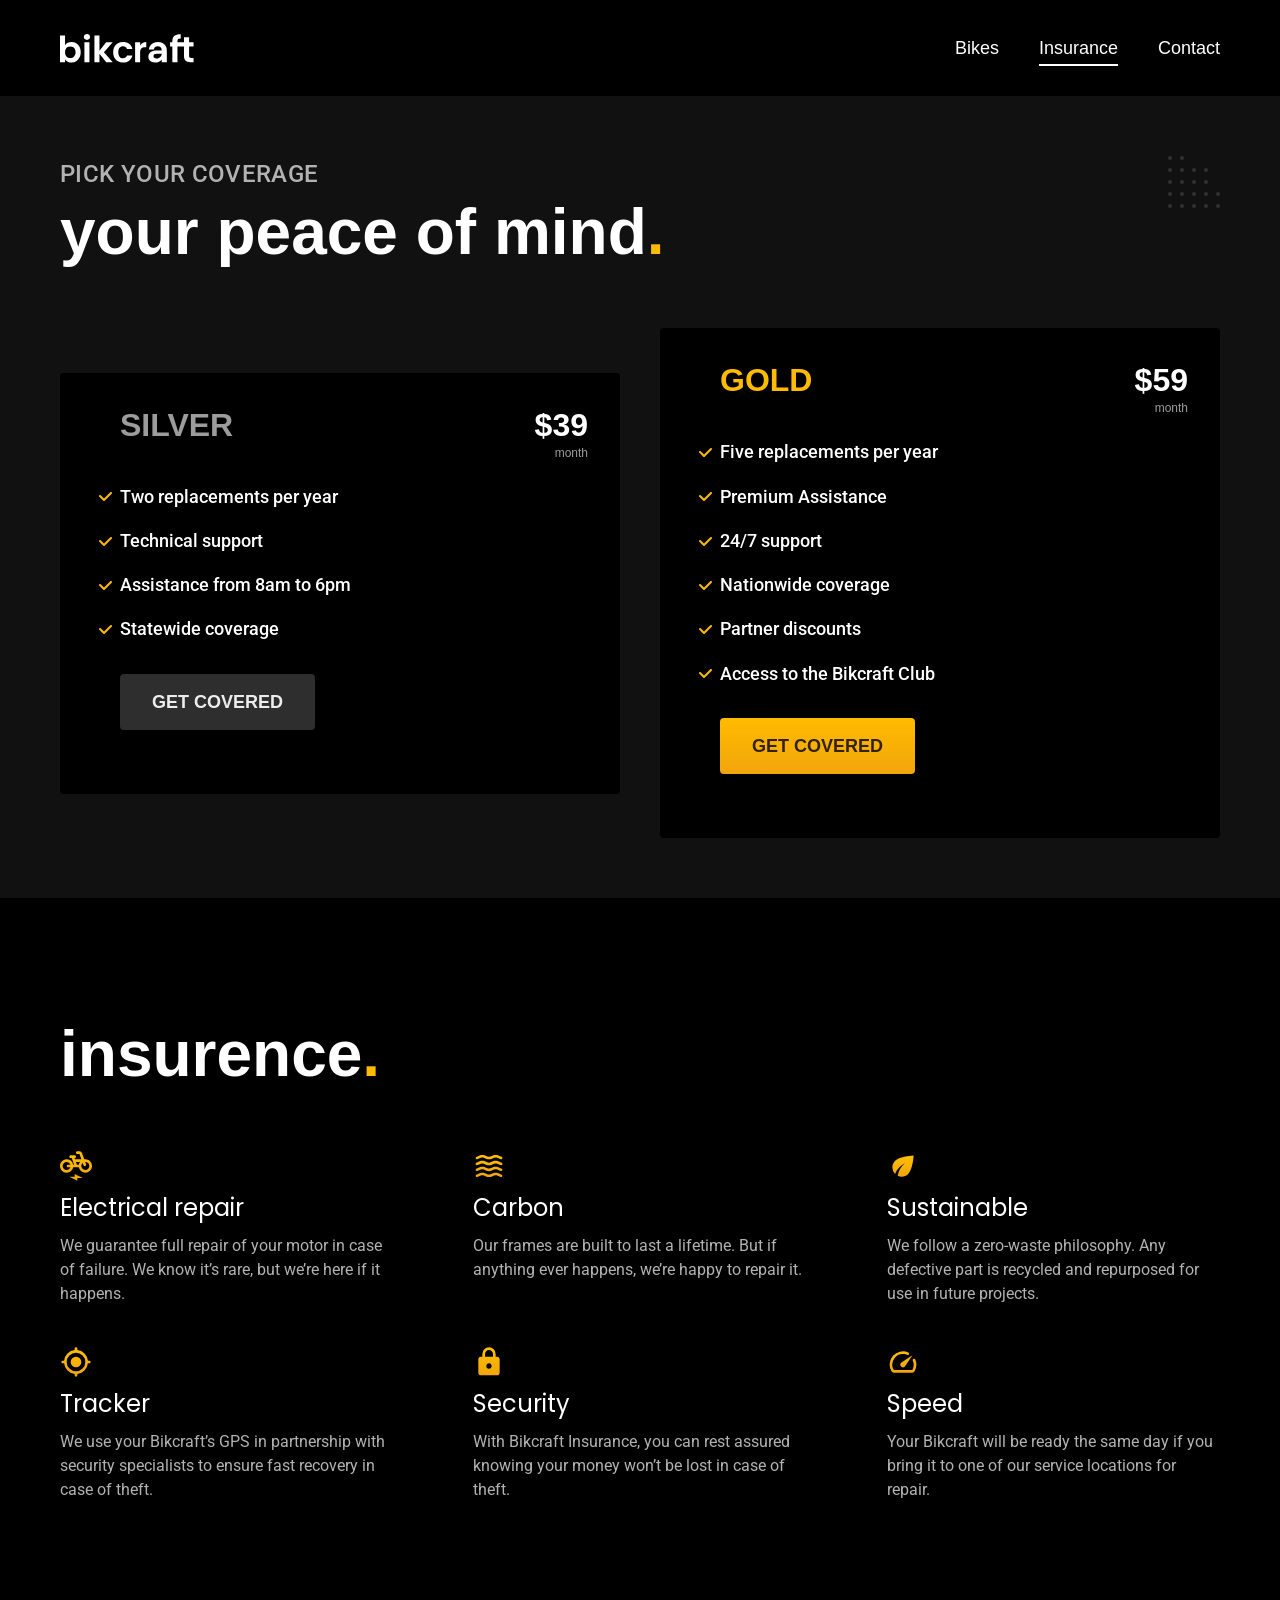
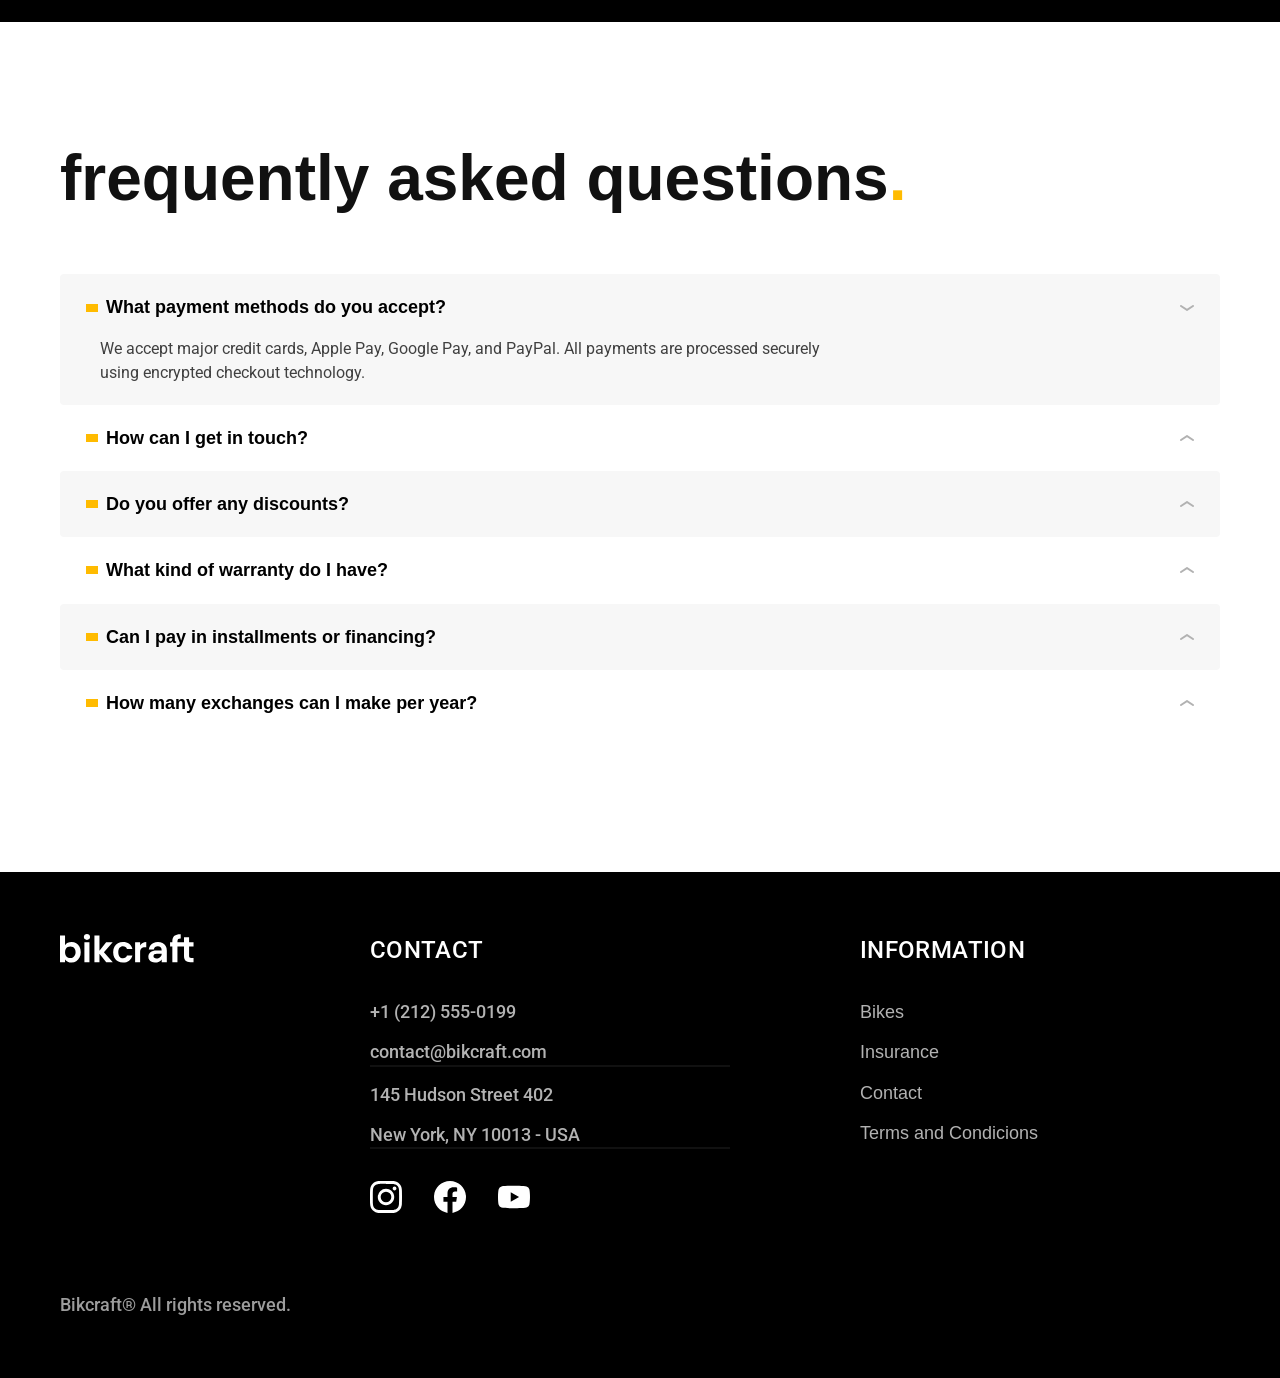
<file: seguros.html>
<!DOCTYPE html>
<html lang="pt-br">

<head>
  <meta charset="UTF-8">
  <meta name="viewport" content="width=device-width, initial-scale=1.0">
  <title>Insurance | Bikcraft</title>
  <meta name="description" content="Insurence">
  <link rel="icon" href="./favicon.svg" type="image/svg+xml">
  <link rel="preload" href="./css/style.min.css " as="style">
  <link rel="stylesheet" href="./css/style.min.css ">
  <link rel="preconnect" href="https://fonts.googleapis.com">
  <link rel="preconnect" href="https://fonts.gstatic.com" crossorigin>
  <link href="https://fonts.googleapis.com/css2?family=Merriweather:ital,opsz,wght@1,18..144,900&family=Poppins:wght@400;600&family=Roboto:ital,wdth,wght@0,75..100,100..900;1,75..100,100..900&display=swap" rel="stylesheet">
  <script>document.documentElement.classList.add('js')</script>
</head>

<body id="seguros">
  <header class="header-bg">
    <div class="header container">
      <a href="./">
        <img src="./img/bikcraft.svg" width="136" height="32" alt="Bikcraft">
      </a>
      <nav aria-label="primaria">
        <ul class="header-menu font-1-m cor-0">
          <li><a href="./bicicletas.html">Bikes</a></li>
          <li><a href="./seguros.html">Insurance</a></li>
          <li><a href="./contato.html">Contact</a></li>
        </ul>
      </nav>
    </div>
  </header>

  <main class="seguros-bg">
    <div class="titulo-bg">
      <div class="titulo container">
        <p class="font-2-l-b cor-5">Pick your coverage</p>
        <h1 class="font-1-xxl cor-0">your peace of mind<span class="cor-p1">.</span></h1>
      </div>
    </div>


    <div class="seguros container">
      <div class="seguros-item fadeInLeft" data-anime="200">
        <h3 class="font-1-xl cor-6">SILVER</h3>
        <span class="font-1-xl cor-0">$39 <span class="font-1-xs cor-6">month</span></span>
        <ul class="font-2-m cor-0">
          <li>Two replacements per year</li>
          <li>Technical support</li>
          <li>Assistance from 8am to 6pm</li>
          <li>Statewide coverage</li>
        </ul>
        <a class="botao secundario" href="./orcamento.html?tipo=insurence&produto=silver">GET COVERED</a>
      </div>

      <div class="seguros-item fadeInRight" data-anime="200">
        <h3 class="font-1-xl cor-p1">GOLD</h3>
        <span class="font-1-xl cor-0">$59 <span class="font-1-xs cor-6">month</span></span>
        <ul class="font-2-m cor-0">
          <li>Five replacements per year</li>
          <li>Premium Assistance</li>
          <li>24/7 support</li>
          <li>Nationwide coverage</li>
          <li>Partner discounts</li>
          <li>Access to the Bikcraft Club</li>
        </ul>
        <a class="botao" href="./orcamento.html?tipo=insurence&produto=gold">GET COVERED</a>
      </div>
    </div>


  </main>

  <article class="vantagens-bg">
    <div class="vantagens container">
      <h2 class="font-1-xxl cor-0">insurence<span class="cor-p1">.</span></h2>
      <ul>
        <li>
          <img src="./img/icones/eletrica.svg" alt="">
          <h3 class="font-1-l cor-0">Electrical repair</h3>
          <p class="font-2-s cor-5">We guarantee full repair of your motor in case of failure. We know it’s rare, but we’re here if it happens.</p>
        </li>
        <li>
          <img src="./img/icones/carbono.svg" alt="">
          <h3 class="font-1-l cor-0">Carbon</h3>
          <p class="font-2-s cor-5">Our frames are built to last a lifetime. But if anything ever happens, we’re happy to repair it.</p>
        </li>
        <li>
          <img src="./img/icones/sustentavel.svg" alt="">
          <h3 class="font-1-l cor-0">Sustainable</h3>
          <p class="font-2-s cor-5">We follow a zero-waste philosophy. Any defective part is recycled and repurposed for use in future projects.</p>
        </li>
        <li>
          <img src="./img/icones/rastreador.svg" alt="">
          <h3 class="font-1-l cor-0">Tracker</h3>
          <p class="font-2-s cor-5">We use your Bikcraft’s GPS in partnership with security specialists to ensure fast recovery in case of theft.</p>
        </li>
        <li>
          <img src="./img/icones/seguro.svg" alt="">
          <h3 class="font-1-l cor-0">Security</h3>
          <p class="font-2-s cor-5">With Bikcraft Insurance, you can rest assured knowing your money won’t be lost in case of theft.</p>
        </li>
        <li>
          <img src="./img/icones/velocidade.svg" alt="">
          <h3 class="font-1-l cor-0">Speed</h3>
          <p class="font-2-s cor-5">Your Bikcraft will be ready the same day if you bring it to one of our service locations for repair.</p>
        </li>
      </ul>
    </div>
  </article>

  <article class="perguntas container">
    <h2 class="font-1-xxl">frequently asked questions<span class="cor-p1">.</span></h2>
    <dl>
      <div>
        <dt><button class="font-1-m-b" aria-controls="pergunta1" aria-expanded="true">What payment methods do you accept?</button></dt>
        <dd id="pergunta1" class="font-2-s cor-9 ativa">We accept major credit cards, Apple Pay, Google Pay, and PayPal. All payments are processed securely using encrypted checkout technology.</dd>
      </div>
      <div>
        <dt><button class="font-1-m-b" aria-controls="pergunta2" aria-expanded="false">How can I get in touch?</button></dt>
        <dd id="pergunta2" class="font-2-s cor-9">You can contact us via email, phone, or live chat. Our support team is available Monday to Friday, from 9am to 6pm (EST).</dd>
      </div>
      <div>
        <dt><button class="font-1-m-b" aria-controls="pergunta3" aria-expanded="false">Do you offer any discounts?</button></dt>
        <dd id="pergunta3" class="font-2-s cor-9">Yes! We offer seasonal promotions and exclusive discounts for newsletter subscribers. Follow us on social media to stay updated on upcoming offers.</dd>
      </div>
      <div>
        <dt><button class="font-1-m-b" aria-controls="pergunta4" aria-expanded="false">What kind of warranty do I have?</button></dt>
        <dd id="pergunta4" class="font-2-s cor-9">All Bikcraft bikes come with a lifetime warranty on the frame and a 1-year warranty on electrical and mechanical components.</dd>
      </div>
      <div>
        <dt><button class="font-1-m-b" aria-controls="pergunta5" aria-expanded="false">Can I pay in installments or financing?</button></dt>
        <dd id="pergunta5" class="font-2-s cor-9">Yes, we offer flexible financing through third-party providers like Affirm or Klarna. Choose your plan at checkout and split your payment over time.</dd>
      </div>
      <div>
        <dt><button class="font-1-m-b" aria-controls="pergunta6" aria-expanded="false">How many exchanges can I make per year?</button></dt>
        <dd id="pergunta6" class="font-2-s cor-9">Depending on your insurance plan, you may request up to 2 or 5 exchanges per year. Please refer to your coverage details for full information.</dd>
      </div>
    </dl>

  </article>

  <footer class="footer-bg">
    <div class="footer container">
      <img src="./img/bikcraft.svg" width="136" height="32" alt="Bikcraft">
      <div class="footer-contato">
        <h3 class="font-2-l-b cor-0">CONTACT</h3>
        <ul class="font-2-m cor-5">
          <li><a href="tel: +1 (212) 555-0199">+1 (212) 555-0199</a></li>
          <li><a href="mailto:contact@bikcraft.com">contact@bikcraft.com</a></li>
          <li>145 Hudson Street 402</li>
          <li>New York, NY 10013 - USA</li>
        </ul>
        <div class="footer-redes">
          <a href="./"><img src="./img/redes/instagram.svg" alt="Instagram"></a>
          <a href="./"><img src="./img/redes/facebook.svg" alt="Facebook"></a>
          <a href="./"><img src="./img/redes/youtube.svg" alt="YouTube"></a>
        </div>
      </div>
      <div class="footer-informacoes">
        <h3 class="font-2-l-b cor-0">INFORMATION</h3>
        <nav>
          <ul class="font-1-m cor-5">
            <li><a href="./bicicletas.html">Bikes</a></li>
            <li><a href="./seguros.html">Insurance</a></li>
            <li><a href="./contato.html">Contact</a></li>
            <li><a href="./termos.html">Terms and Condicions</a></li>
          </ul>
        </nav>
      </div>
      <p class="footer-copy font-2-m cor-6">Bikcraft® All rights reserved.</p>
    </div>
  </footer>

  <script src="./js/plugins/simple-anime.js"></script>
  <script src="./js/script.js"></script>
</body>


</html>
</file>
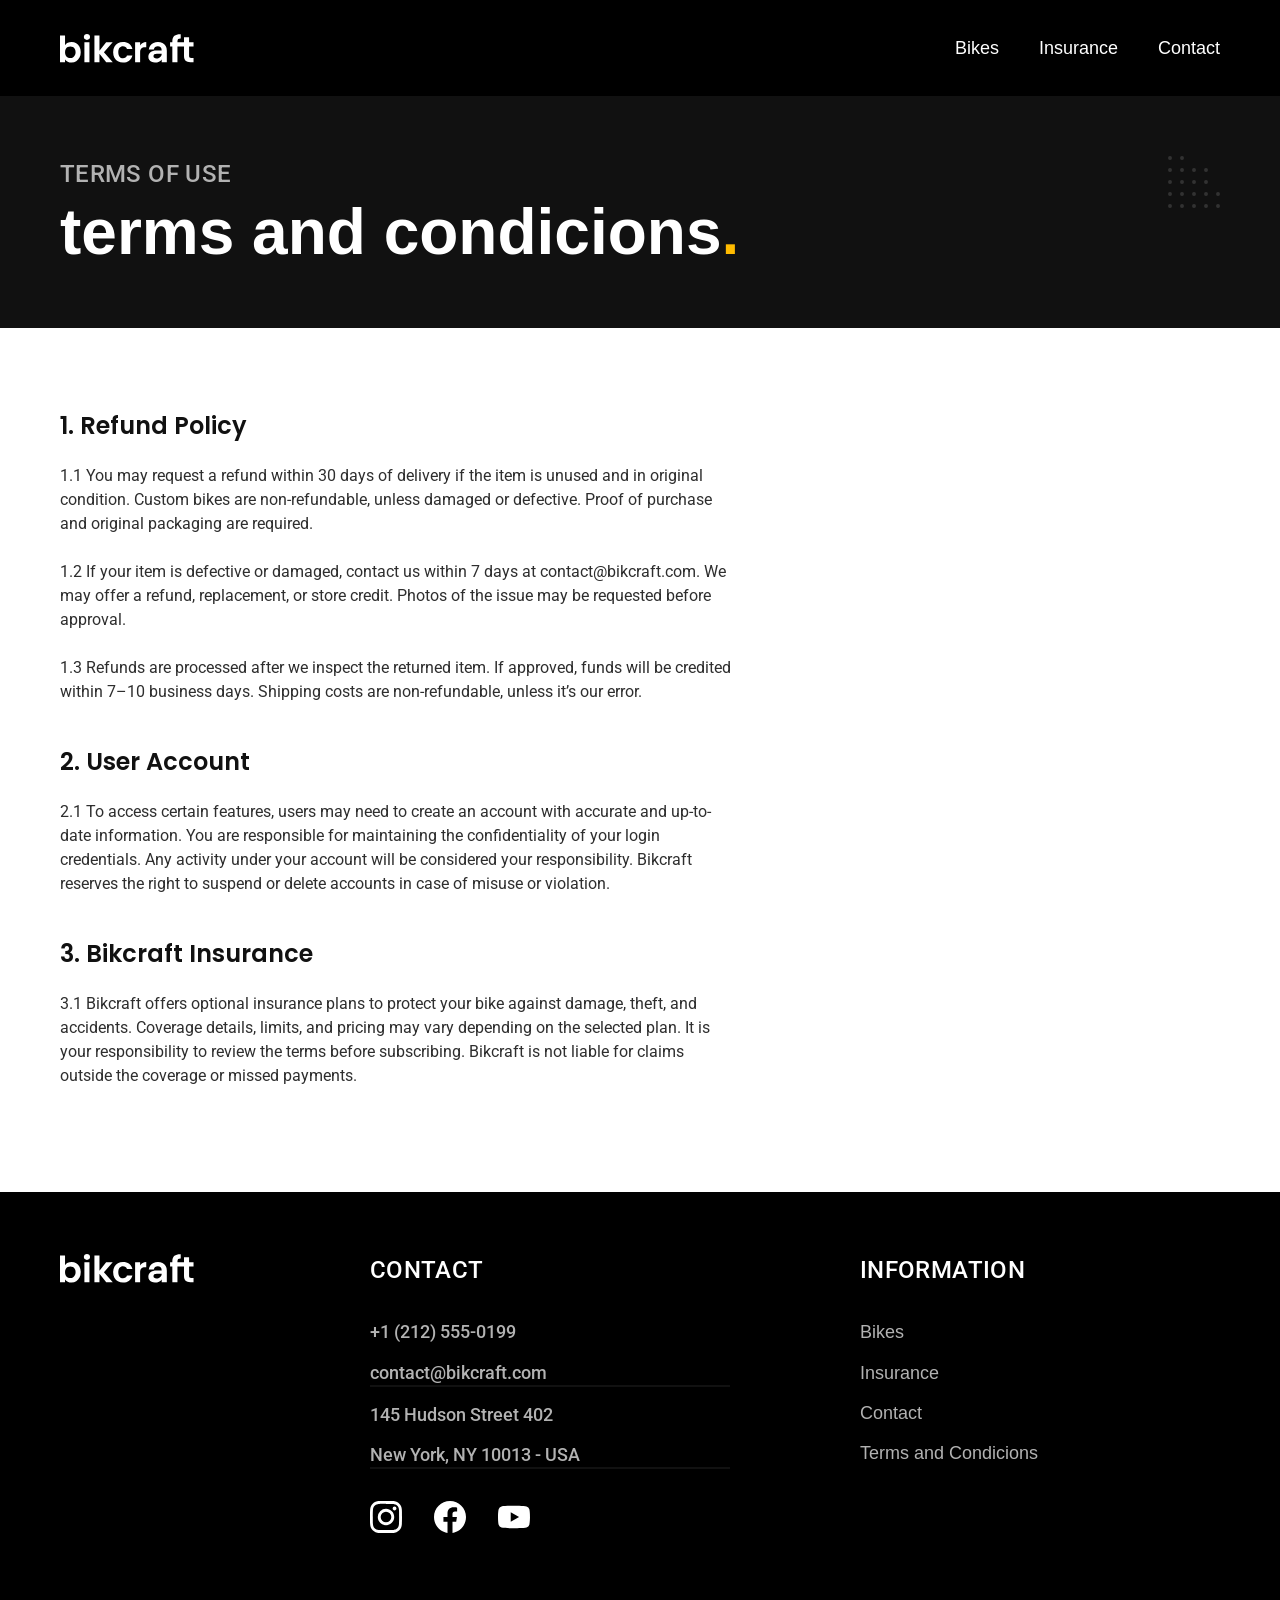
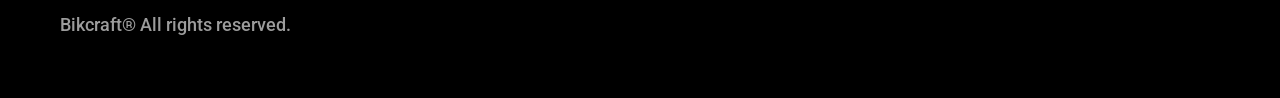
<file: termos.html>
<!DOCTYPE html>
<html lang="pt-br">

<head>
  <meta charset="UTF-8">
  <meta name="viewport" content="width=device-width, initial-scale=1.0">
  <title>Terms and Condicions | Bikcraft</title>
  <meta name="description" content="Terms and Condicions.">
  <link rel="icon" href="./favicon.svg" type="image/svg+xml">
  <link rel="preload" href="./css/style.min.css " as="style">
  <link rel="stylesheet" href="./css/style.min.css ">
  <link rel="preconnect" href="https://fonts.googleapis.com">
  <link rel="preconnect" href="https://fonts.gstatic.com" crossorigin>
  <link href="https://fonts.googleapis.com/css2?family=Merriweather:ital,opsz,wght@1,18..144,900&family=Poppins:wght@400;600&family=Roboto:ital,wdth,wght@0,75..100,100..900;1,75..100,100..900&display=swap" rel="stylesheet">
  <script>document.documentElement.classList.add('js')</script>
</head>

<body id="termos">
  <header class="header-bg">
    <div class="header container">
      <a href="./">
        <img src="./img/bikcraft.svg" width="136" height="32" alt="Bikcraft">
      </a>
      <nav aria-label="primaria">
        <ul class="header-menu font-1-m cor-0">
          <li><a href="./bicicletas.html">Bikes</a></li>
          <li><a href="./seguros.html">Insurance</a></li>
          <li><a href="./contato.html">Contact</a></li>
        </ul>
      </nav>
    </div>
  </header>

  <main>
    <div class="titulo-bg">
      <div class="titulo container">
        <p class="font-2-l-b cor-5">Terms of use</p>
        <h1 class="font-1-xxl cor-0">terms and condicions<span class="cor-p1">.</span></h1>
      </div>

    </div>

    <div class="termos font-2-s cor-10 container">
      <h2 class="font-1-l cor-11">1. Refund Policy</h2>
      <p>1.1 You may request a refund within 30 days of delivery if the item is unused and in original condition. Custom bikes are non-refundable, unless damaged or defective. Proof of purchase and original packaging are required.</p>
      <p>1.2 If your item is defective or damaged, contact us within 7 days at contact@bikcraft.com. We may offer a refund, replacement, or store credit. Photos of the issue may be requested before approval.</p>
      <p>1.3 Refunds are processed after we inspect the returned item. If approved, funds will be credited within 7–10 business days. Shipping costs are non-refundable, unless it’s our error.</p>

      <h2 class="font-1-l cor-11">2. User Account</h2>
      <p>2.1 To access certain features, users may need to create an account with accurate and up-to-date information. You are responsible for maintaining the confidentiality of your login credentials. Any activity under your account will be considered your responsibility. Bikcraft reserves the right to suspend or delete accounts in case of misuse or violation.</p>

      <h2 class="font-1-l cor-11">3. Bikcraft Insurance</h2>
      <p>3.1 Bikcraft offers optional insurance plans to protect your bike against damage, theft, and accidents. Coverage details, limits, and pricing may vary depending on the selected plan. It is your responsibility to review the terms before subscribing. Bikcraft is not liable for claims outside the coverage or missed payments.</p>


    </div>
  </main>

  <footer class="footer-bg">
    <div class="footer container">
      <img src="./img/bikcraft.svg" width="136" height="32" alt="Bikcraft">
      <div class="footer-contato">
        <h3 class="font-2-l-b cor-0">CONTACT</h3>
        <ul class="font-2-m cor-5">
          <li><a href="tel: +1 (212) 555-0199">+1 (212) 555-0199</a></li>
          <li><a href="mailto:contact@bikcraft.com">contact@bikcraft.com</a></li>
          <li>145 Hudson Street 402</li>
          <li>New York, NY 10013 - USA</li>
        </ul>
        <div class="footer-redes">
          <a href="./"><img src="./img/redes/instagram.svg" alt="Instagram"></a>
          <a href="./"><img src="./img/redes/facebook.svg" alt="Facebook"></a>
          <a href="./"><img src="./img/redes/youtube.svg" alt="YouTube"></a>
        </div>
      </div>
      <div class="footer-informacoes">
        <h3 class="font-2-l-b cor-0">INFORMATION</h3>
        <nav>
          <ul class="font-1-m cor-5">
            <li><a href="./bicicletas.html">Bikes</a></li>
            <li><a href="./seguros.html">Insurance</a></li>
            <li><a href="./contato.html">Contact</a></li>
            <li><a href="./termos.html">Terms and Condicions</a></li>
          </ul>
        </nav>
      </div>
      <p class="footer-copy font-2-m cor-6">Bikcraft® All rights reserved.</p>
    </div>
  </footer>

  <script src="./js/script.js"></script>
</body>


</html>
</file>
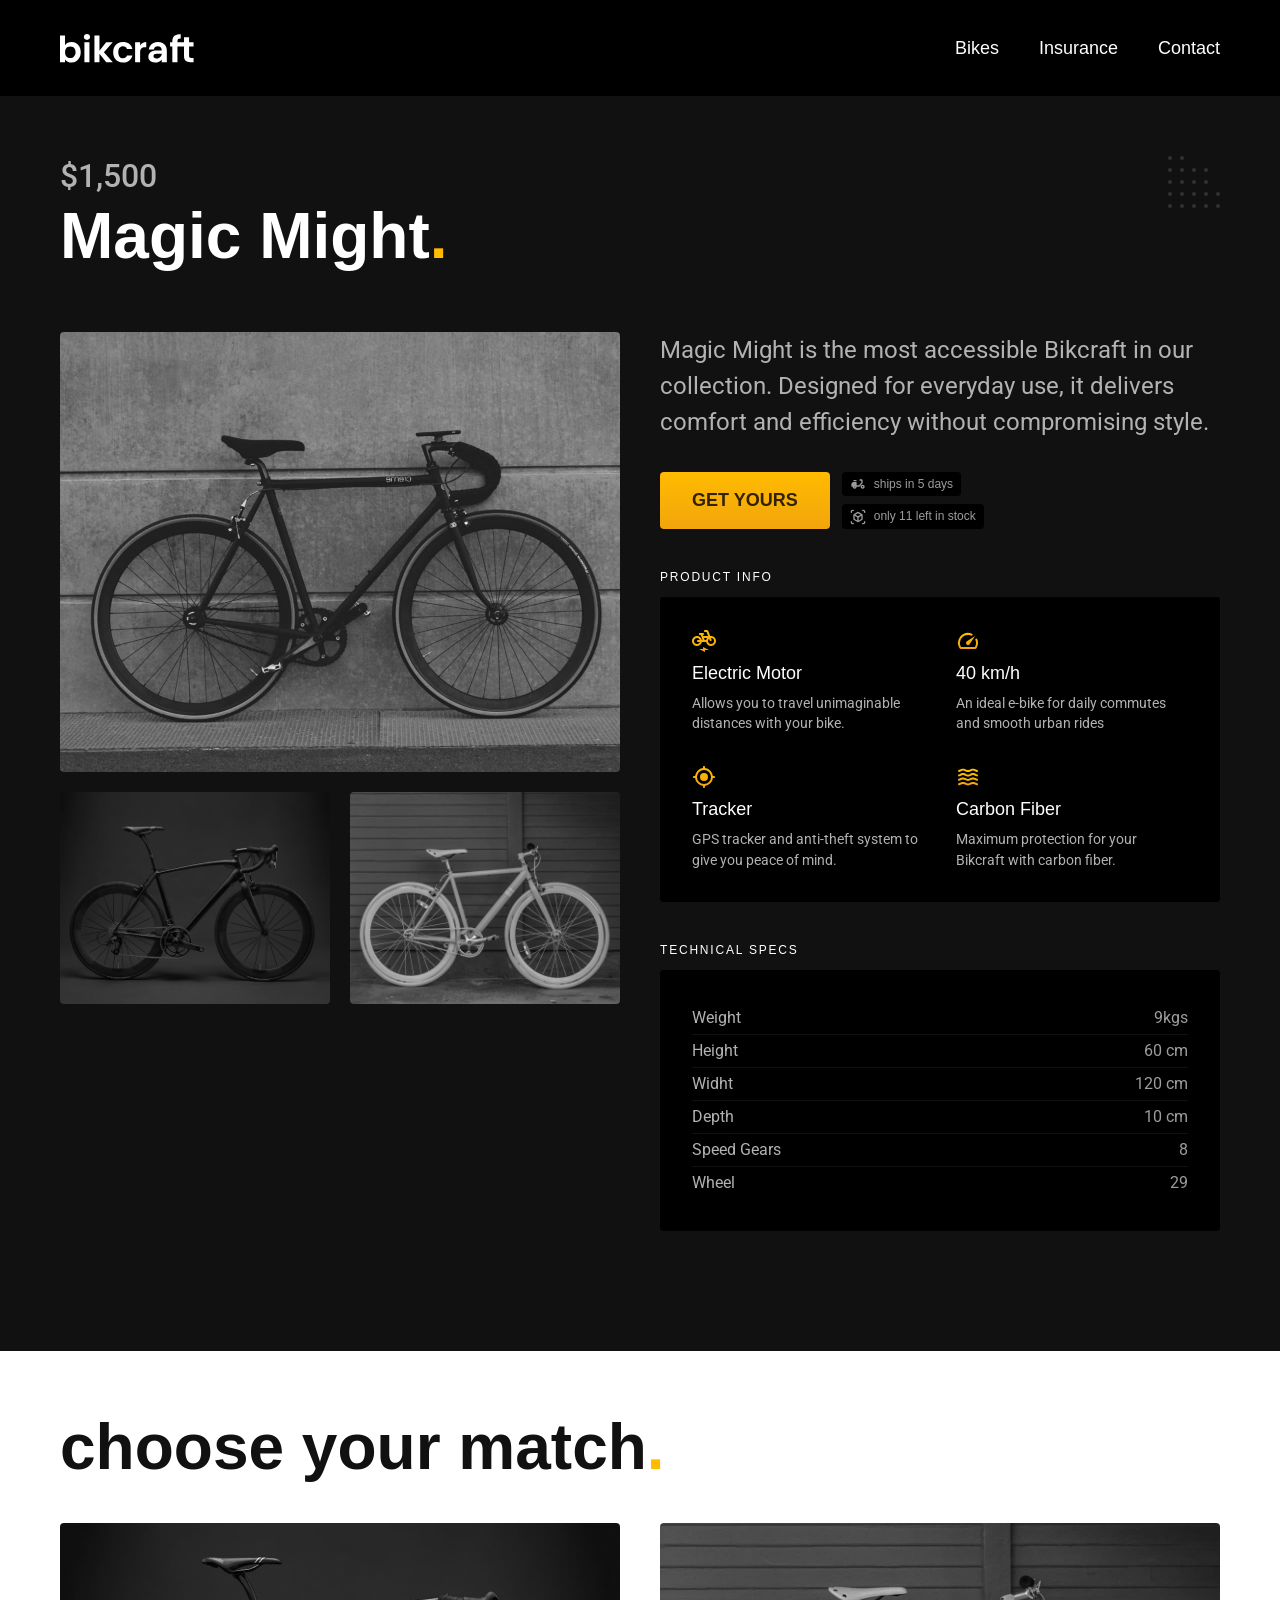
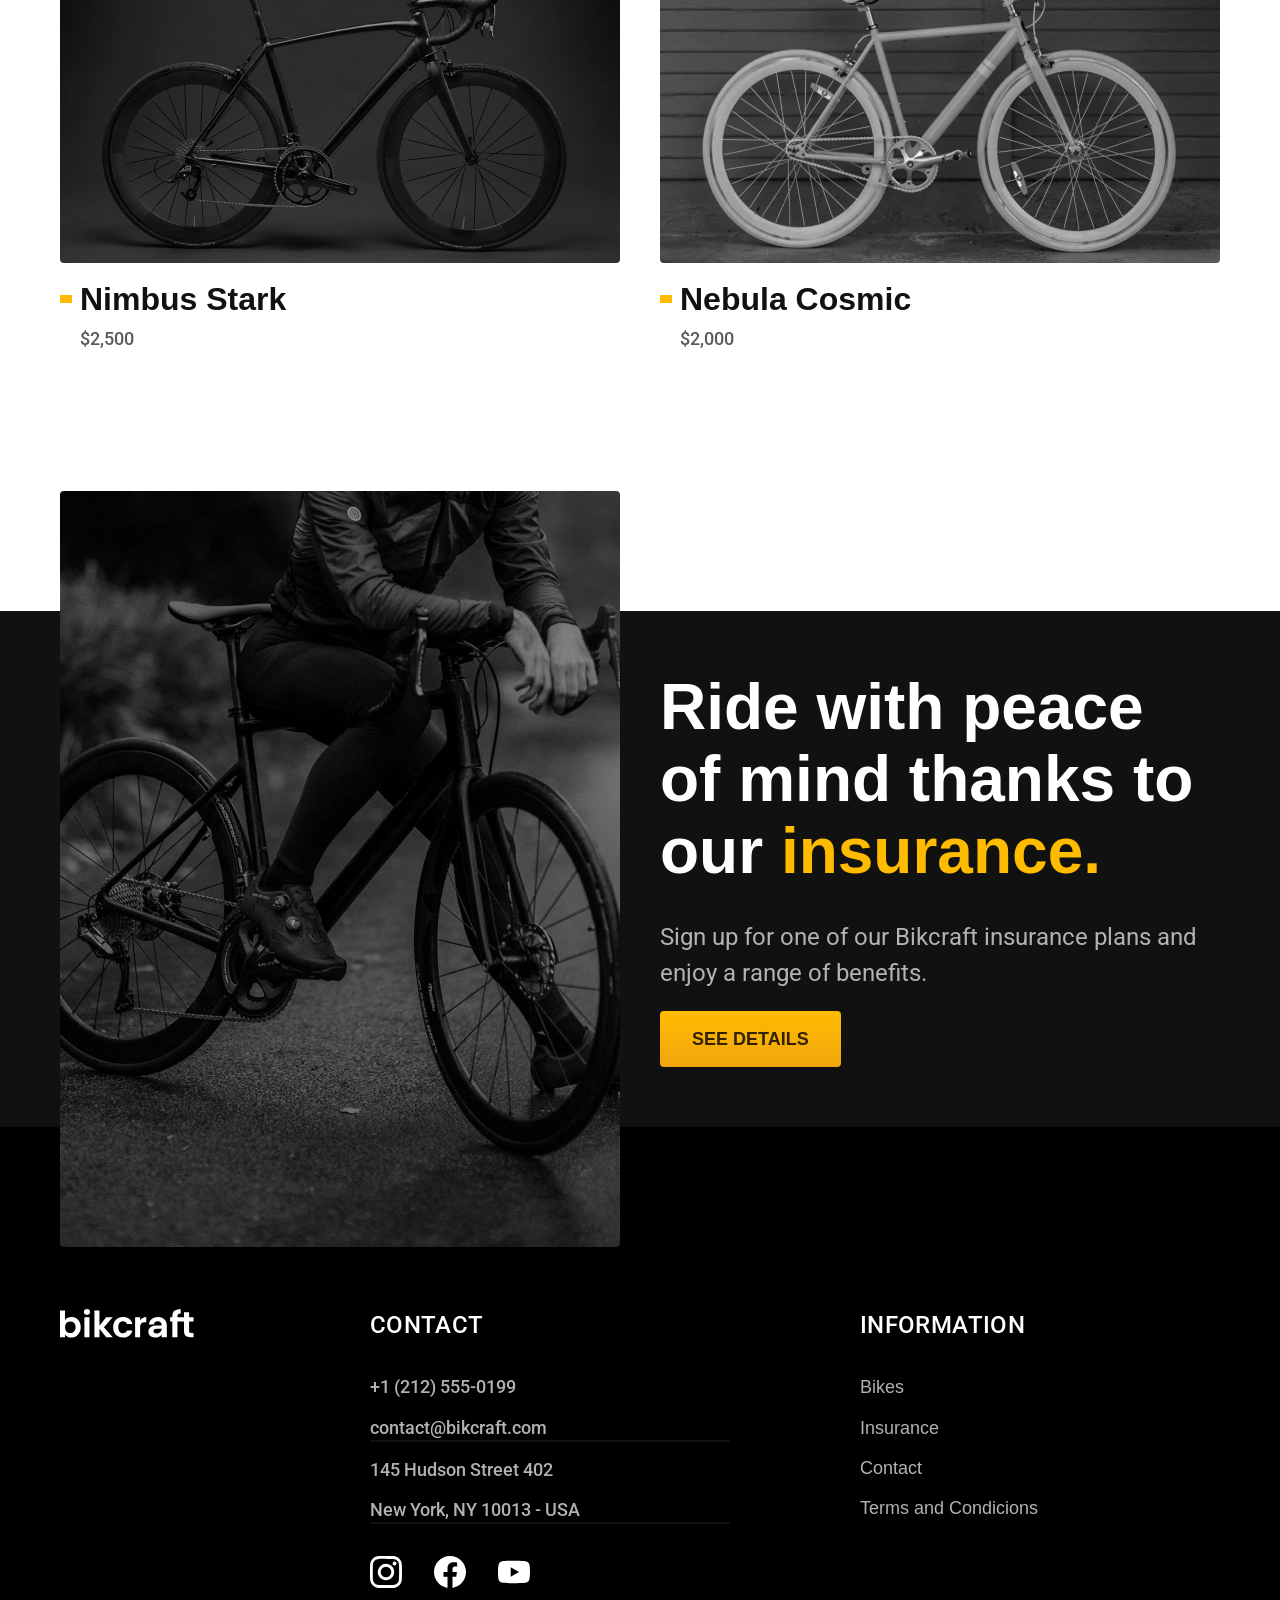
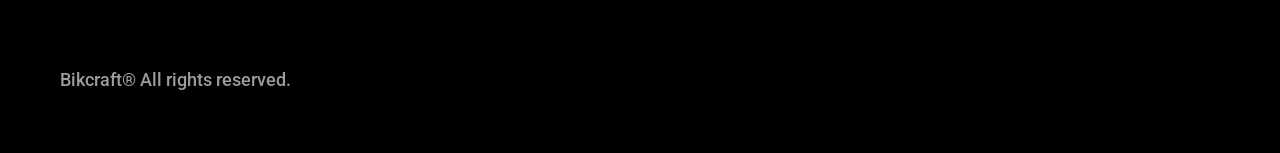
<file: bicicletas/magic.html>
<!DOCTYPE html>
<html lang="pt-br">

<head>
  <meta charset="UTF-8">
  <meta name="viewport" content="width=device-width, initial-scale=1.0">
  <title>Magic | Bikcraft</title>
  <meta name="description" content="Terms and Condicions.">
  <link rel="icon" href="../favicon.svg" type="image/svg+xml">
  <link rel="stylesheet" href="../css/style.min.css ">
  <link rel="preconnect" href="https://fonts.googleapis.com">
  <link rel="preconnect" href="https://fonts.gstatic.com" crossorigin>
  <link href="https://fonts.googleapis.com/css2?family=Merriweather:ital,opsz,wght@1,18..144,900&family=Poppins:wght@400;600&family=Roboto:ital,wdth,wght@0,75..100,100..900;1,75..100,100..900&display=swap" rel="stylesheet">
  <script>document.documentElement.classList.add('js')</script>
</head>

<body id="bicicleta">
  <header class="header-bg">
    <div class="header container">
      <a href="../">
        <img src="../img/bikcraft.svg" alt="Bikcraft">
      </a>
      <nav aria-label="primaria">
        <ul class="header-menu font-1-m cor-0">
          <li><a href="../bicicletas.html">Bikes</a></li>
          <li><a href="../seguros.html">Insurance</a></li>
          <li><a href="../contato.html">Contact</a></li>
        </ul>
      </nav>
    </div>
  </header>

  <main class="titulo-bg">
    <div>
      <div class="titulo container">
        <p class="font-2-xl cor-5">$1,500</p>
        <h1 class="font-1-xxl cor-0">Magic Might<span class="cor-p1">.</span></h1>
      </div>
    </div>

    <div class="bicicleta container">
      <div class="bicicleta-imagens">
        <img src="../img/bicicleta/nimbus2.jpg" alt="Bicicleta 1">
        <img src="../img/bicicleta/nimbus1.jpg" alt="Bicicleta 2">
        <img src="../img/bicicleta/nimbus3.jpg" alt="Bicicleta 3">
      </div>

      <div class="bicicleta-conteudo">
        <p class="font-2-l cor-5">Magic Might is the most accessible Bikcraft in our collection. Designed for everyday use, it delivers comfort and efficiency without compromising style.</p>
        <div class="bicicleta-comprar">
          <a class="botao" href="../orcamento.html?tipo=bikcraft&produto=magic">Get Yours</a>
          <span class="font-1-xs cor-6"><img src="../img/icones/entrega.svg" alt="">ships in 5 days</span>
          <span class="font-1-xs cor-6"><img src="../img/icones/estoque.svg" alt="">only 11 left in stock</span>
        </div>


        <h2 class="font-1-xs cor-0">Product Info</h2>
        <ul class="bicicleta-informacoes">
          <li>
            <img src="../img/icones/eletrica.svg" alt="">
            <h3 class="font-1-m cor-0">Electric Motor</h3>
            <p class="font-2-xs cor-5">Allows you to travel unimaginable distances with your bike.</p>
          </li>
          <li>
            <img src="../img/icones/velocidade.svg" alt="">
            <h3 class="font-1-m cor-0">40 km/h</h3>
            <p class="font-2-xs cor-5">An ideal e-bike for daily commutes and smooth urban rides</p>
          </li>
          <li>
            <img src="../img/icones/rastreador.svg" alt="">
            <h3 class="font-1-m cor-0">Tracker</h3>
            <p class="font-2-xs cor-5">GPS tracker and anti-theft system to give you peace of mind.</p>
          </li>
          <li>
            <img src="../img/icones/carbono.svg" alt="">
            <h3 class="font-1-m cor-0">Carbon Fiber</h3>
            <p class="font-2-xs cor-5">Maximum protection for your Bikcraft with carbon fiber.</p>
          </li>
        </ul>

        <h2 class="font-1-xs cor-0">Technical Specs</h2>
        <ul class="bicicleta-ficha font-2-s cor-4">
          <li>Weight <span>9kgs</span></li>
          <li>Height <span>60 cm</span></li>
          <li>Widht <span>120 cm</span></li>
          <li>Depth <span>10 cm</span></li>
          <li>Speed Gears <span>8</span></li>
          <li>Wheel <span>29</span></li>
        </ul>
      </div>
    </div>
  </main>

  <article class="bicicletas-lista container">
    <h2 class="font-1-xxl">choose your match<span class="cor-p1">.</span></h2>
    <ul>
      <li>
        <a href="./nimbus.html">
          <img src="../img/bicicletas/nimbus.jpg" alt="Bicicleta preta">
          <h3 class="font-1-xl">Nimbus Stark</h3>
          <span class="font-2-m cor-8">$2,500</span>
        </a>
      </li>
      <li>
        <a href="./nebula.html">
          <img src="../img/bicicletas/nebula.jpg" alt="Bicicleta preta">
          <h3 class="font-1-xl">Nebula Cosmic</h3>
          <span class="font-2-m cor-8">$2,000</span>
        </a>
      </li>
    </ul>
  </article>

  <article class="seguro-bg">
    <div class="seguro container">
      <div class="seguro-imagem">
        <img src="../img/fotos/seguros.jpg" alt="Pessoa parada em cima de uma bicicleta">
      </div>
      <div class="seguro-conteudo">
        <h2 class="font-1-xxl cor-0">Ride with peace of mind thanks to our <span class="cor-p1">insurance.</span></h2>
        <p class="font-2-l cor-5">Sign up for one of our Bikcraft insurance plans and enjoy a range of benefits.</p>
        <a class="botao" href="../seguros.html">See details</a>
      </div>
    </div>


  </article>

  <footer class="footer-bg">
    <div class="footer container">
      <img src="../img/bikcraft.svg" alt="Bikcraft">
      <div class="footer-contato">
        <h3 class="font-2-l-b cor-0">CONTACT</h3>
        <ul class="font-2-m cor-5">
          <li><a href="tel: +1 (212) 555-0199">+1 (212) 555-0199</a></li>
          <li><a href="mailto:contact@bikcraft.com">contact@bikcraft.com</a></li>
          <li>145 Hudson Street 402</li>
          <li>New York, NY 10013 - USA</li>
        </ul>
        <div class="footer-redes">
          <a href="../"><img src="../img/redes/instagram.svg" alt="Instagram"></a>
          <a href="../"><img src="../img/redes/facebook.svg" alt="Facebook"></a>
          <a href="../"><img src="../img/redes/youtube.svg" alt="YouTube"></a>
        </div>
      </div>
      <div class="footer-informacoes">
        <h3 class="font-2-l-b cor-0">INFORMATION</h3>
        <nav>
          <ul class="font-1-m cor-5">
            <li><a href="../bicicletas.html">Bikes</a></li>
            <li><a href="../seguros.html">Insurance</a></li>
            <li><a href="../bicicletas.html">Contact</a></li>
            <li><a href="../termos.html">Terms and Condicions</a></li>
          </ul>
        </nav>
      </div>
      <p class="footer-copy font-2-m cor-6">Bikcraft® All rights reserved.</p>
    </div>
  </footer>

  <script src="../js/script.js"></script>
</body>


</html>
</file>
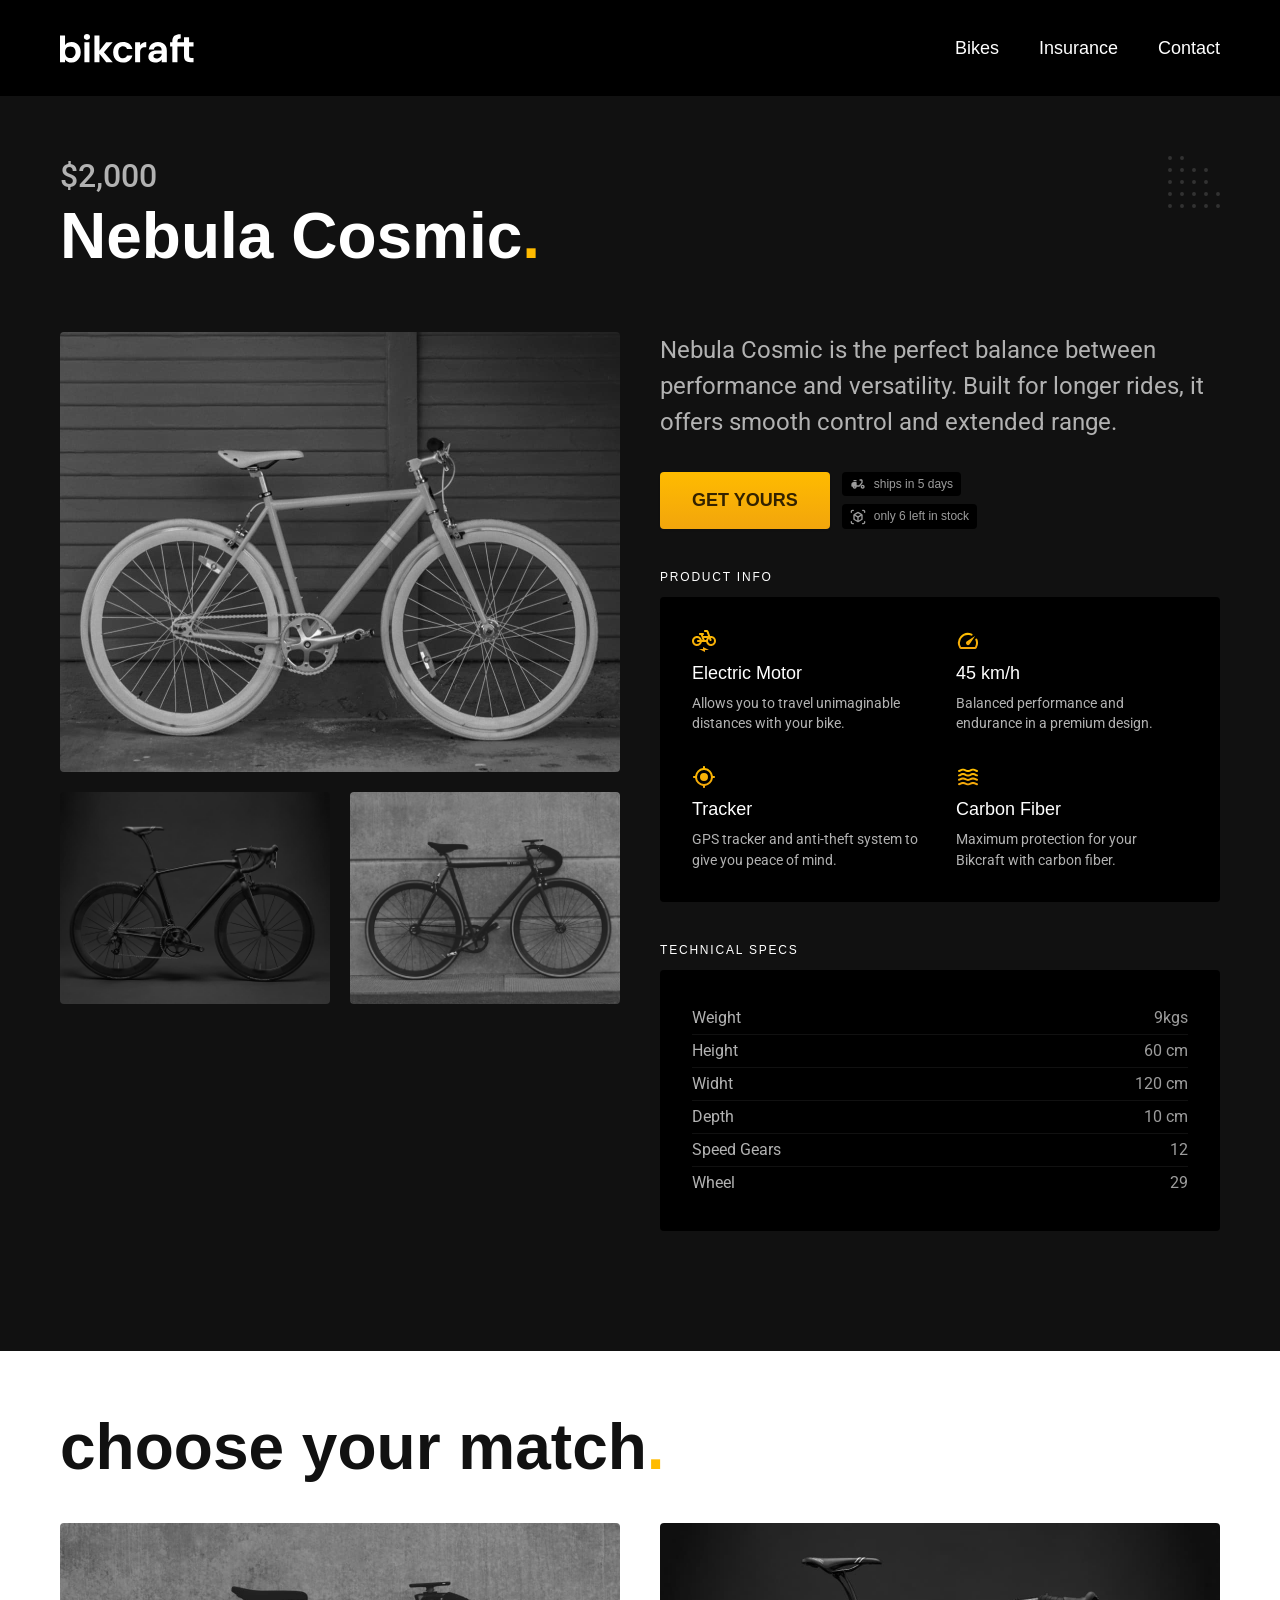
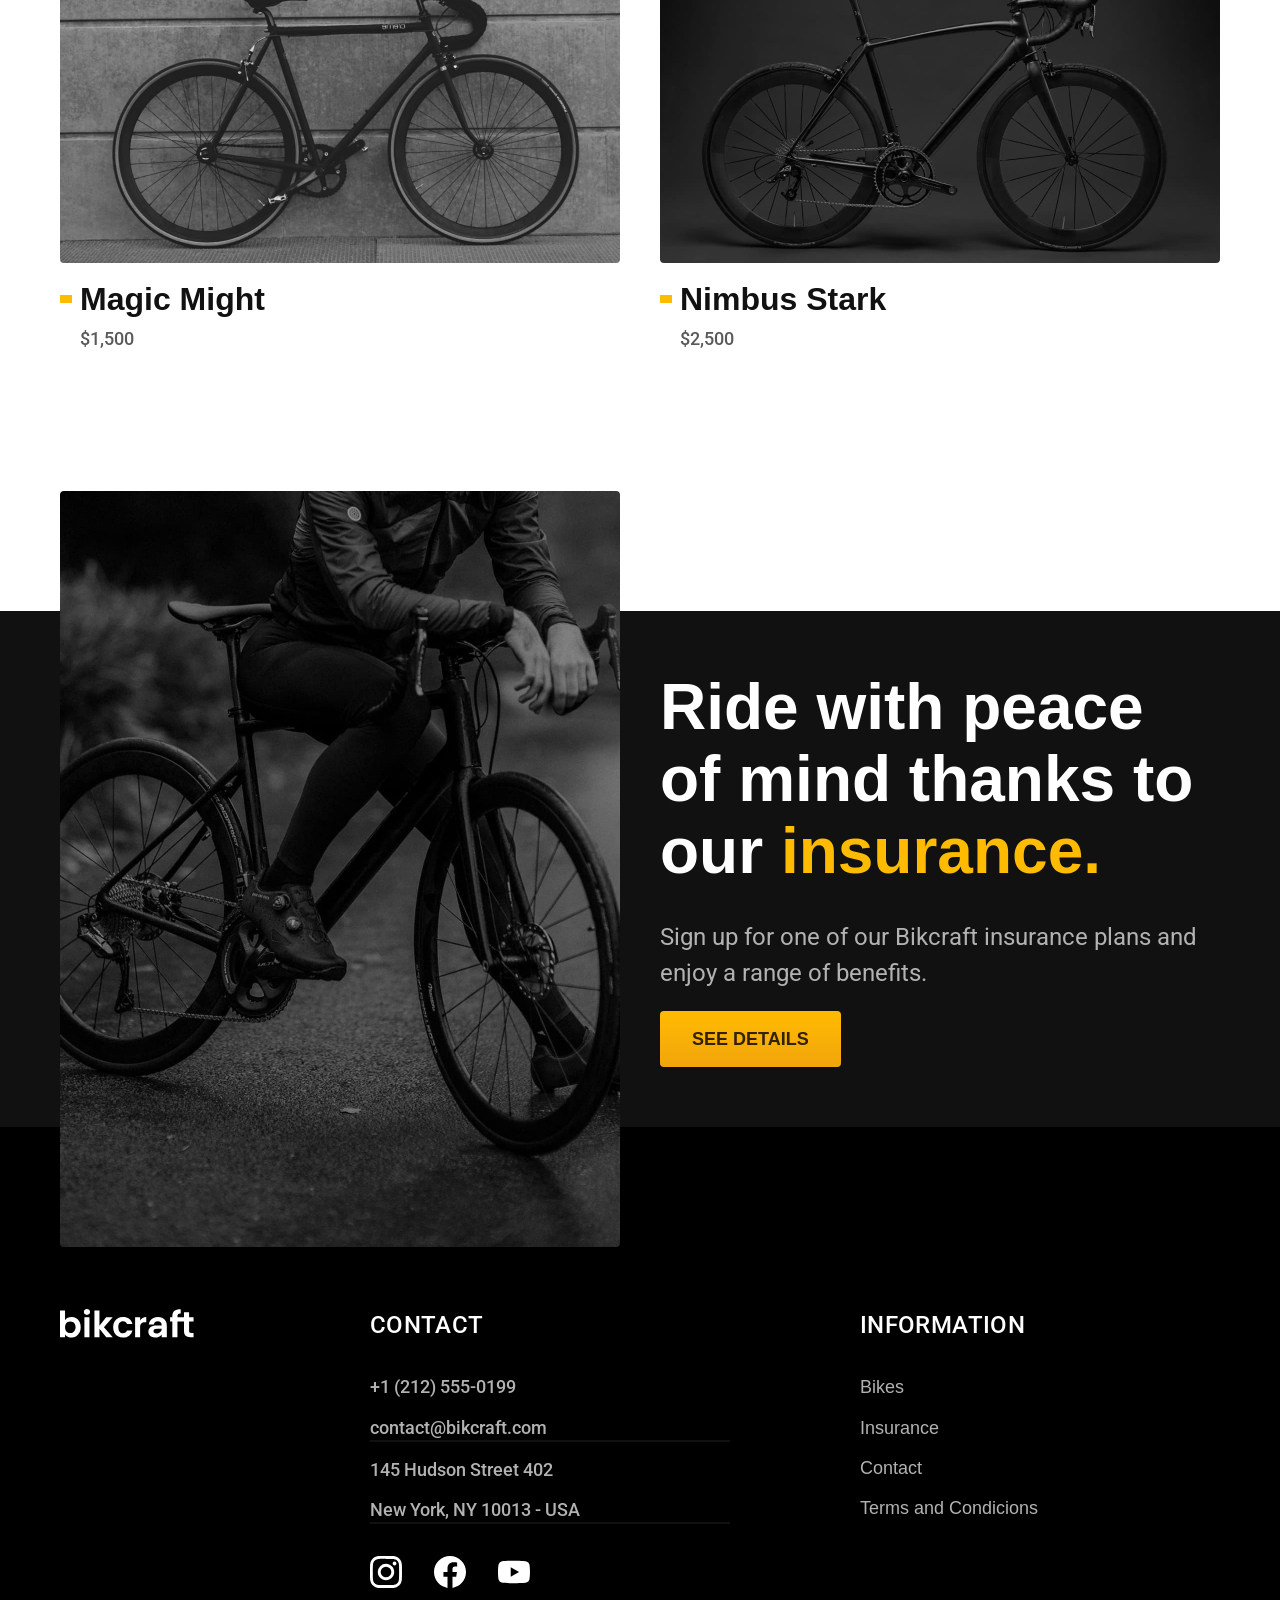
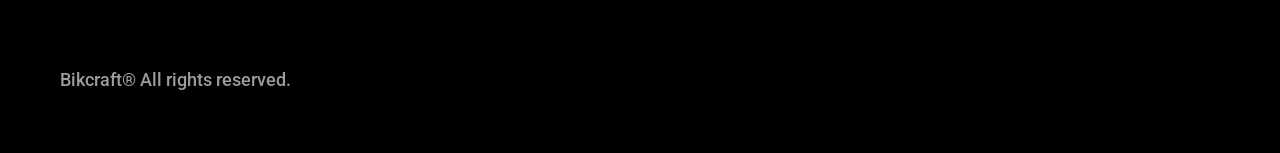
<file: bicicletas/nebula.html>
<!DOCTYPE html>
<html lang="pt-br">

<head>
  <meta charset="UTF-8">
  <meta name="viewport" content="width=device-width, initial-scale=1.0">
  <title>Nebula | Bikcraft</title>
  <meta name="description" content="Terms and Condicions.">
  <link rel="icon" href="../favicon.svg" type="image/svg+xml">
  <link rel="stylesheet" href="../css/style.min.css ">
  <link rel="preconnect" href="https://fonts.googleapis.com">
  <link rel="preconnect" href="https://fonts.gstatic.com" crossorigin>
  <link href="https://fonts.googleapis.com/css2?family=Merriweather:ital,opsz,wght@1,18..144,900&family=Poppins:wght@400;600&family=Roboto:ital,wdth,wght@0,75..100,100..900;1,75..100,100..900&display=swap" rel="stylesheet">
  <script>document.documentElement.classList.add('js')</script>
</head>

<body id="bicicleta">
  <header class="header-bg">
    <div class="header container">
      <a href="../">
        <img src="../img/bikcraft.svg" alt="Bikcraft">
      </a>
      <nav aria-label="primaria">
        <ul class="header-menu font-1-m cor-0">
          <li><a href="../bicicletas.html">Bikes</a></li>
          <li><a href="../seguros.html">Insurance</a></li>
          <li><a href="../contato.html">Contact</a></li>
        </ul>
      </nav>
    </div>
  </header>

  <main class="titulo-bg">
    <div>
      <div class="titulo container">
        <p class="font-2-xl cor-5">$2,000</p>
        <h1 class="font-1-xxl cor-0">Nebula Cosmic<span class="cor-p1">.</span></h1>
      </div>
    </div>

    <div class="bicicleta container">
      <div class="bicicleta-imagens">
        <img src="../img/bicicleta/nimbus3.jpg" alt="Bicicleta 1">
        <img src="../img/bicicleta/nimbus1.jpg" alt="Bicicleta 2">
        <img src="../img/bicicleta/nimbus2.jpg" alt="Bicicleta 3">
      </div>

      <div class="bicicleta-conteudo">
        <p class="font-2-l cor-5">Nebula Cosmic is the perfect balance between performance and versatility. Built for longer rides, it offers smooth control and extended range.</p>
        <div class="bicicleta-comprar">
          <a class="botao" href="../orcamento.html?tipo=bikcraft&produto=nebula">Get Yours</a>
          <span class="font-1-xs cor-6"><img src="../img/icones/entrega.svg" alt="">ships in 5 days</span>
          <span class="font-1-xs cor-6"><img src="../img/icones/estoque.svg" alt="">only 6 left in stock</span>
        </div>


        <h2 class="font-1-xs cor-0">Product Info</h2>
        <ul class="bicicleta-informacoes">
          <li>
            <img src="../img/icones/eletrica.svg" alt="">
            <h3 class="font-1-m cor-0">Electric Motor</h3>
            <p class="font-2-xs cor-5">Allows you to travel unimaginable distances with your bike.</p>
          </li>
          <li>
            <img src="../img/icones/velocidade.svg" alt="">
            <h3 class="font-1-m cor-0">45 km/h</h3>
            <p class="font-2-xs cor-5">Balanced performance and endurance in a premium design.</p>
          </li>
          <li>
            <img src="../img/icones/rastreador.svg" alt="">
            <h3 class="font-1-m cor-0">Tracker</h3>
            <p class="font-2-xs cor-5">GPS tracker and anti-theft system to give you peace of mind.</p>
          </li>
          <li>
            <img src="../img/icones/carbono.svg" alt="">
            <h3 class="font-1-m cor-0">Carbon Fiber</h3>
            <p class="font-2-xs cor-5">Maximum protection for your Bikcraft with carbon fiber.</p>
          </li>
        </ul>

        <h2 class="font-1-xs cor-0">Technical Specs</h2>
        <ul class="bicicleta-ficha font-2-s cor-4">
          <li>Weight <span>9kgs</span></li>
          <li>Height <span>60 cm</span></li>
          <li>Widht <span>120 cm</span></li>
          <li>Depth <span>10 cm</span></li>
          <li>Speed Gears <span>12</span></li>
          <li>Wheel <span>29</span></li>
        </ul>
      </div>
    </div>
  </main>

  <article class="bicicletas-lista container">
    <h2 class="font-1-xxl">choose your match<span class="cor-p1">.</span></h2>
    <ul>
      <li>
        <a href="./magic.html">
          <img src="../img/bicicletas/magic.jpg" alt="Bicicleta preta">
          <h3 class="font-1-xl">Magic Might</h3>
          <span class="font-2-m cor-8">$1,500</span>
        </a>
      </li>
      <li>
        <a href="./nimbus.html">
          <img src="../img/bicicletas/nimbus.jpg" alt="Bicicleta preta">
          <h3 class="font-1-xl">Nimbus Stark</h3>
          <span class="font-2-m cor-8">$2,500</span>
        </a>
      </li>
    </ul>
  </article>

  <article class="seguro-bg">
    <div class="seguro container">
      <div class="seguro-imagem">
        <img src="../img/fotos/seguros.jpg" alt="Pessoa parada em cima de uma bicicleta">
      </div>
      <div class="seguro-conteudo">
        <h2 class="font-1-xxl cor-0">Ride with peace of mind thanks to our <span class="cor-p1">insurance.</span></h2>
        <p class="font-2-l cor-5">Sign up for one of our Bikcraft insurance plans and enjoy a range of benefits.</p>
        <a class="botao" href="../seguros.html">See details</a>
      </div>
    </div>


  </article>

  <footer class="footer-bg">
    <div class="footer container">
      <img src="../img/bikcraft.svg" alt="Bikcraft">
      <div class="footer-contato">
        <h3 class="font-2-l-b cor-0">CONTACT</h3>
        <ul class="font-2-m cor-5">
          <li><a href="tel: +1 (212) 555-0199">+1 (212) 555-0199</a></li>
          <li><a href="mailto:contact@bikcraft.com">contact@bikcraft.com</a></li>
          <li>145 Hudson Street 402</li>
          <li>New York, NY 10013 - USA</li>
        </ul>
        <div class="footer-redes">
          <a href="../"><img src="../img/redes/instagram.svg" alt="Instagram"></a>
          <a href="../"><img src="../img/redes/facebook.svg" alt="Facebook"></a>
          <a href="../"><img src="../img/redes/youtube.svg" alt="YouTube"></a>
        </div>
      </div>
      <div class="footer-informacoes">
        <h3 class="font-2-l-b cor-0">INFORMATION</h3>
        <nav>
          <ul class="font-1-m cor-5">
            <li><a href="../bicicletas.html">Bikes</a></li>
            <li><a href="../seguros.html">Insurance</a></li>
            <li><a href="../bicicletas.html">Contact</a></li>
            <li><a href="../termos.html">Terms and Condicions</a></li>
          </ul>
        </nav>
      </div>
      <p class="footer-copy font-2-m cor-6">Bikcraft® All rights reserved.</p>
    </div>
  </footer>

  <script src="../js/script.js"></script>
</body>


</html>
</file>
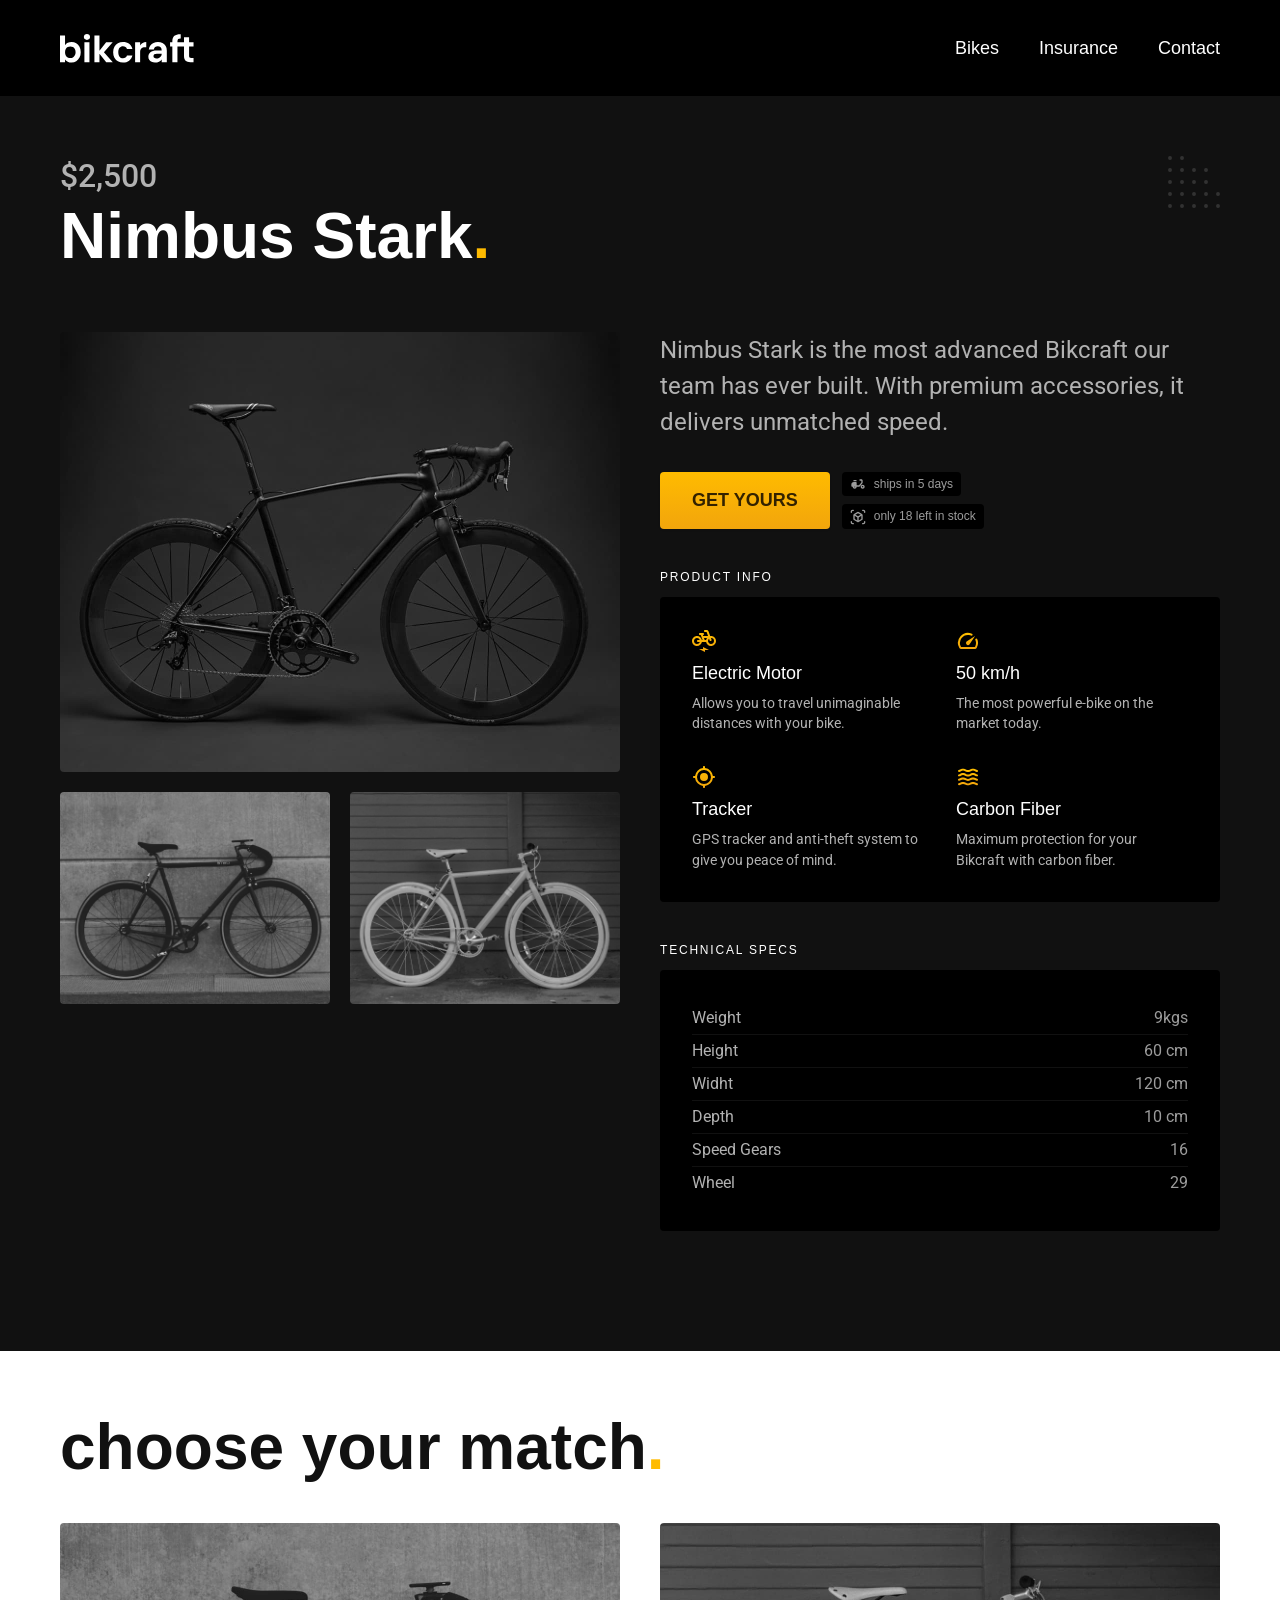
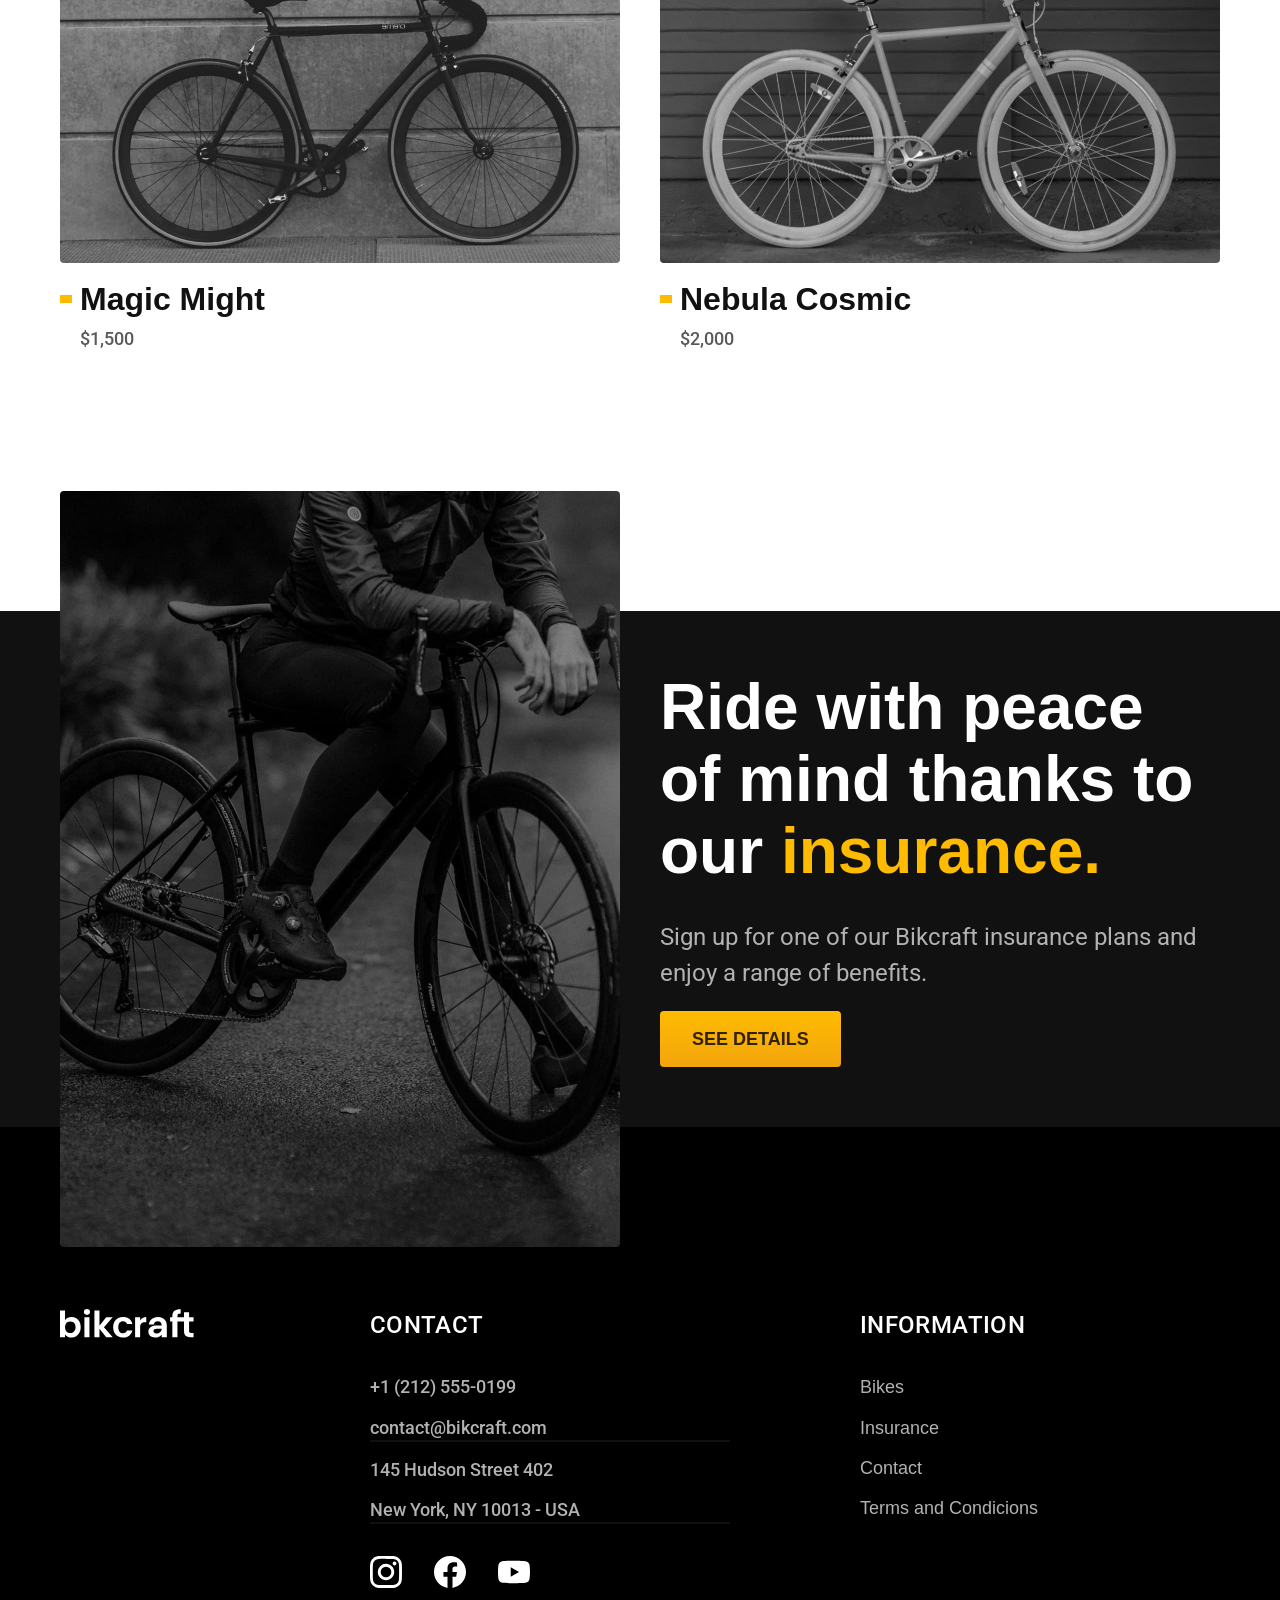
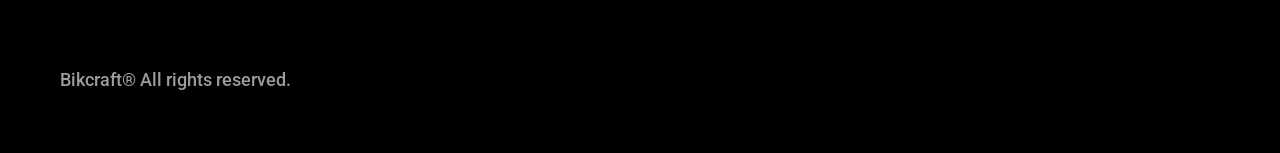
<file: bicicletas/nimbus.html>
<!DOCTYPE html>
<html lang="pt-br">

<head>
  <meta charset="UTF-8">
  <meta name="viewport" content="width=device-width, initial-scale=1.0">
  <title>Nimbus | Bikcraft</title>
  <meta name="description" content="Terms and Condicions.">
  <link rel="icon" href="../favicon.svg" type="image/svg+xml">
  <link rel="stylesheet" href="../css/style.min.css ">
  <link rel="preconnect" href="https://fonts.googleapis.com">
  <link rel="preconnect" href="https://fonts.gstatic.com" crossorigin>
  <link href="https://fonts.googleapis.com/css2?family=Merriweather:ital,opsz,wght@1,18..144,900&family=Poppins:wght@400;600&family=Roboto:ital,wdth,wght@0,75..100,100..900;1,75..100,100..900&display=swap" rel="stylesheet">
  <script>document.documentElement.classList.add('js')</script>
</head>

<body id="bicicleta">
  <header class="header-bg">
    <div class="header container">
      <a href="../">
        <img src="../img/bikcraft.svg" alt="Bikcraft">
      </a>
      <nav aria-label="primaria">
        <ul class="header-menu font-1-m cor-0">
          <li><a href="../bicicletas.html">Bikes</a></li>
          <li><a href="../seguros.html">Insurance</a></li>
          <li><a href="../contato.html">Contact</a></li>
        </ul>
      </nav>
    </div>
  </header>

  <main class="titulo-bg">
    <div>
      <div class="titulo container">
        <p class="font-2-xl cor-5">$2,500</p>
        <h1 class="font-1-xxl cor-0">Nimbus Stark<span class="cor-p1">.</span></h1>
      </div>
    </div>

    <div class="bicicleta container">
      <div class="bicicleta-imagens">
        <img src="../img/bicicleta/nimbus1.jpg" alt="Bicicleta 1">
        <img src="../img/bicicleta/nimbus2.jpg" alt="Bicicleta 2">
        <img src="../img/bicicleta/nimbus3.jpg" alt="Bicicleta 3">
      </div>

      <div class="bicicleta-conteudo">
        <p class="font-2-l cor-5">Nimbus Stark is the most advanced Bikcraft our team has ever built. With premium accessories, it delivers unmatched speed.</p>
        <div class="bicicleta-comprar">
          <a class="botao" href="../orcamento.html?tipo=bikcraft&produto=nimbus">Get Yours</a>
          <span class="font-1-xs cor-6"><img src="../img/icones/entrega.svg" alt="">ships in 5 days</span>
          <span class="font-1-xs cor-6"><img src="../img/icones/estoque.svg" alt="">only 18 left in stock</span>
        </div>


        <h2 class="font-1-xs cor-0">Product Info</h2>
        <ul class="bicicleta-informacoes">
          <li>
            <img src="../img/icones/eletrica.svg" alt="">
            <h3 class="font-1-m cor-0">Electric Motor</h3>
            <p class="font-2-xs cor-5">Allows you to travel unimaginable distances with your bike.</p>
          </li>
          <li>
            <img src="../img/icones/velocidade.svg" alt="">
            <h3 class="font-1-m cor-0">50 km/h</h3>
            <p class="font-2-xs cor-5">The most powerful e-bike on the market today.</p>
          </li>
          <li>
            <img src="../img/icones/rastreador.svg" alt="">
            <h3 class="font-1-m cor-0">Tracker</h3>
            <p class="font-2-xs cor-5">GPS tracker and anti-theft system to give you peace of mind.</p>
          </li>
          <li>
            <img src="../img/icones/carbono.svg" alt="">
            <h3 class="font-1-m cor-0">Carbon Fiber</h3>
            <p class="font-2-xs cor-5">Maximum protection for your Bikcraft with carbon fiber.</p>
          </li>
        </ul>

        <h2 class="font-1-xs cor-0">Technical Specs</h2>
        <ul class="bicicleta-ficha font-2-s cor-4">
          <li>Weight <span>9kgs</span></li>
          <li>Height <span>60 cm</span></li>
          <li>Widht <span>120 cm</span></li>
          <li>Depth <span>10 cm</span></li>
          <li>Speed Gears <span>16</span></li>
          <li>Wheel <span>29</span></li>
        </ul>
      </div>
    </div>
  </main>

  <article class="bicicletas-lista container">
    <h2 class="font-1-xxl">choose your match<span class="cor-p1">.</span></h2>
    <ul>
      <li>
        <a href="./magic.html">
          <img src="../img/bicicletas/magic.jpg" alt="Bicicleta preta">
          <h3 class="font-1-xl">Magic Might</h3>
          <span class="font-2-m cor-8">$1,500</span>
        </a>
      </li>
      <li>
        <a href="./nebula.html">
          <img src="../img/bicicletas/nebula.jpg" alt="Bicicleta preta">
          <h3 class="font-1-xl">Nebula Cosmic</h3>
          <span class="font-2-m cor-8">$2,000</span>
        </a>
      </li>
    </ul>
  </article>

  <article class="seguro-bg">
    <div class="seguro container">
      <div class="seguro-imagem">
        <img src="../img/fotos/seguros.jpg" alt="Pessoa parada em cima de uma bicicleta">
      </div>
      <div class="seguro-conteudo">
        <h2 class="font-1-xxl cor-0">Ride with peace of mind thanks to our <span class="cor-p1">insurance.</span></h2>
        <p class="font-2-l cor-5">Sign up for one of our Bikcraft insurance plans and enjoy a range of benefits.</p>
        <a class="botao" href="../seguros.html">See details</a>
      </div>
    </div>


  </article>

  <footer class="footer-bg">
    <div class="footer container">
      <img src="../img/bikcraft.svg" alt="Bikcraft">
      <div class="footer-contato">
        <h3 class="font-2-l-b cor-0">CONTACT</h3>
        <ul class="font-2-m cor-5">
          <li><a href="tel: +1 (212) 555-0199">+1 (212) 555-0199</a></li>
          <li><a href="mailto:contact@bikcraft.com">contact@bikcraft.com</a></li>
          <li>145 Hudson Street 402</li>
          <li>New York, NY 10013 - USA</li>
        </ul>
        <div class="footer-redes">
          <a href="../"><img src="../img/redes/instagram.svg" alt="Instagram"></a>
          <a href="../"><img src="../img/redes/facebook.svg" alt="Facebook"></a>
          <a href="../"><img src="../img/redes/youtube.svg" alt="YouTube"></a>
        </div>
      </div>
      <div class="footer-informacoes">
        <h3 class="font-2-l-b cor-0">INFORMATION</h3>
        <nav>
          <ul class="font-1-m cor-5">
            <li><a href="../bicicletas.html">Bikes</a></li>
            <li><a href="../seguros.html">Insurance</a></li>
            <li><a href="../bicicletas.html">Contact</a></li>
            <li><a href="../termos.html">Terms and Condicions</a></li>
          </ul>
        </nav>
      </div>
      <p class="footer-copy font-2-m cor-6">Bikcraft® All rights reserved.</p>
    </div>
  </footer>

  <script src="../js/script.js"></script>
</body>


</html>
</file>
<file: css/style.min.css>
body{margin:0;font-family:Arial,Helvetica,sans-serif;color:#111}blockquote,dd,h1,h2,h3,h4,p,ul{margin:0}ul{padding:0;list-style:none}a{text-decoration:none;color:inherit}img{max-width:100%;height:auto;display:block}img[src$=".jpg"]{border-radius:4px}.font-1-xs{font:400 0.75rem/1.35 Poopins,sans-serif}.font-2-xs{font:400 0.875rem/1.43 Roboto,sans-serif}.font-1-s{font:400 1rem/1.5 Poopins,sans-serif}.font-2-s{font:400 1rem/1.5 Roboto,sans-serif}.font-1-m,.font-1-m-b{font:400 1.125rem/1.35 Poopins,sans-serif}.font-1-m-b{font-weight:600}.font-2-m{font:500 1.125rem/1.35 Roboto,sans-serif}.font-1-l{font:400 1.5rem/1.5 Poppins,sans-serif}.font-2-l,.font-2-l-b{font:400 1.5rem/1.5 Roboto,sans-serif}.font-2-l-b{font-weight:500;letter-spacing:.015em;text-transform:uppercase}.font-1-xl{font:600 2rem/1.25 Poopins,sans-serif}.font-2-xl{font:500 2rem/1.25 Roboto,sans-serif}.font-1-xxl{font:600 4rem/1.125 Poopins,sans-serif}@media (max-width:1200px){.font-1-xxl{font-size:3rem}.font-2-l,.font-2-l-b{font-size:1.125rem}}@media (max-width:800px){.font-1-xxl{font-size:2rem}.font-1-xl,.font-2-xl{font-size:1.5rem}}:root{--cor-0:#ffffff;--cor-1:#f7f7f7;--cor-2:#ededed;--cor-3:#dedede;--cor-4:#b2b2b2;--cor-5:#b2b2b2;--cor-6:#9c9c9c;--cor-7:#717171;--cor-8:#595959;--cor-9:#404040;--cor-10:#2e2e2e;--cor-11:#111111;--cor-12:#000000;--cor-p1:#ffbb00;--cor-p2:#e4a30b;--cor-p3:#a66f00;--cor-p4:#664400;--cor-p5:#332200}.cor-0{color:var(--cor-0)}.cor-1{color:var(--cor-1)}.cor-2{color:var(--cor-2)}.cor-3{color:var(--cor-3)}.cor-4{color:var(--cor-4)}.cor-5{color:var(--cor-5)}.cor-6{color:var(--cor-6)}.cor-7{color:var(--cor-7)}.cor-8{color:var(--cor-8)}.cor-9{color:var(--cor-9)}.cor-10{color:var(--cor-10)}.cor-11{color:var(--cor-11)}.cor-12{color:var(--cor-12)}.cor-p1{color:var(--cor-p1)}.cor-p2{color:var(--cor-p2)}.cor-p3{color:var(--cor-p3)}.cor-p4{color:var(--cor-p4)}.cor-p5{color:var(--cor-p5)}.js .fadeInDown{transform:translate3d(0,-20px,0)}.js .fadeInUp{transform:translate3d(0,20px,0)}.js .fadeInRight{transform:translate3d(20px,0,0)}.js .fadeInLeft{transform:translate3d(-20px,0,0)}.js [data-anime]{opacity:0}.js .anime{opacity:1;transform:none;transition:transform .8s,opacity .8s}.header-bg{background-color:var(--cor-12)}.header{display:flex;flex-wrap:wrap;gap:20px;justify-content:space-between;align-items:center;padding-top:20px;padding-bottom:20px}.header-menu{display:flex;flex-wrap:wrap;gap:40px}.header-menu a{display:inline-block;padding:16px 0;font-size:18px;position:relative}.header-menu a:after{content:"";display:block;height:2px;width:0;background:var(--cor-0);margin-top:4px;transition:.3s;position:absolute}.header-menu a.ativo::after,.header-menu a:hover:after{width:100%}@media (max-width:800px){.header-menu{gap:20px}.header-menu a{background:var(--cor-11);padding:12px 16px;border-radius:4px}.header-menu a:hover{background:var(--cor-10)}.header a:after{display:none}}@media (max-width:600px){.header-menu{gap:12px}.header-menu a{padding:8px 12px;font-size:14px}}.footer-bg{background-color:var(--cor-12)}.footer{display:grid;grid-template-columns:3fr 5fr 4fr;gap:40px;padding-top:60px;padding-bottom:60px}.footer h3{margin-bottom:32px}.footer-contato ul{margin-bottom:32px}.footer-contato li:nth-child(2n):after{content:"";display:block;max-width:360px;height:2px;background:var(--cor-11)}.footer li{margin-bottom:16px}.footer-redes{display:flex;gap:32px}.footer a:hover{color:var(--cor-0)}.footer-copy{grid-column:1/-1;margin-top:40px}@media (max-width:800px){.footer>img{display:none}.footer{grid-template-columns:1fr 1fr}}@media (max-width:800px){.footer{grid-template-columns:1fr;gap:60px}.footer-copy{margin-top:0}}.container{box-sizing:border-box;max-width:1200px;padding-left:20px;padding-right:20px;margin-left:auto;margin-right:auto}.botao{display:inline-block;padding:16px 32px;background:linear-gradient(#fb0,#f2a50c);border-radius:4px;box-shadow:0 1px 2px rgba(0,0,0,.1);text-transform:uppercase;color:var(--cor-p5);font:600 1.125rem/1.35 Poopins,sans-serif;max-width:max-content;border:none;cursor:pointer}.botao:hover{background:linear-gradient(#ffb60d,#e59317)}.botao.secundario{background:var(--cor-10);color:var(--cor-2)}.botao.secundario:hover{background:var(--cor-9)}.botao.seta{display:flex;align-items:center}.botao.seta::after{content:"";display:inline-block;width:18px;height:10px;margin-left:12px;background:url("../img/icones/seta.svg");transition:transform .2s}.botao.seta:hover::after{transform:translateX(4px)}@media (max-width:600px){.botao{padding:12px 16px;font-size:1rem}}.link{display:inline-block;color:var(--cor-p1);font:500 1.5rem/1.5 Poppins,sans-serif;text-transform:uppercase}.link::after{content:"";display:block;width:100%;height:4px;background-color:currentColor}.link:hover{color:var(--cor-0)}.titulo-bg{padding-top:60px;padding-bottom:60px;background-color:var(--cor-11)}.titulo{background:url("../img/dec/top-right.svg") no-repeat top right 20px}.titulo p{margin-bottom:4px}@media (max-width:800px){.titulo-bg{padding-top:40px;padding-bottom:40px}.titulo p{font-size:1rem;text-transform:lowercase;font-weight:400}}.form{display:grid;grid-template-columns:1fr 1fr;gap:20px}.form label{display:block;font:400 1rem/1.5 Poppins,sans-serif;margin-bottom:4px}.form .col-2{grid-column:span 2}.form input[type=email],.form input[type=text],.form textarea{font:300 1rem/1.5 Roboto,sans-serif;background:var(--cor-1);border:1px solid var(--cor-2);padding:12px;border-radius:4px;width:100%;box-sizing:border-box}.form input[type=email]:focus,.form input[type=text]:focus,.form textarea:focus{outline:0;border-color:var(--cor-p1);background:var(--cor-0);box-shadow:0 0 0 .5px #fea}@media (max-width:600px){.form{grid-template-columns:1fr}.form .col-2{grid-column:1}}.introducao-bg{background:var(--cor-12) url("../img/dec/bottom-left.svg") no-repeat bottom 160px left 20px;box-shadow:inset 0 -120px var(--cor-0)}.introducao{display:grid;grid-template-columns:1fr 1fr;gap:0 40px}.introducao-conteudo{align-self:end;padding-bottom:200px}.introducao img{width:100%;height:100%;object-fit:cover;border-radius:4px}.introducao h1{margin-bottom:32px}.introducao p{margin-bottom:20px}@media (max-width:800px){.introducao-bg{background:var(--cor-11);padding-top:40px;box-shadow:inset 0 -60px var(--cor-0)}.introducao{grid-template-columns:1fr;gap:32px}.introducao-conteudo{padding-bottom:0}.introducao h1{margin-bottom:16px}.introducao img{height:300px;width:100%}}.tecnologia-bg{background-color:var(--cor-11);box-shadow:inset 0 80px var(--cor-0),inset 0 -80px var(--cor-0)}.tecnologia{display:grid;grid-template-columns:1fr 1fr;gap:40px}.tecnologia-imagem img{width:100%;height:100%;object-fit:cover;object-position:left}.tecnologia-conteudo{padding-top:160px;padding-bottom:160px}.tecnologia-conteudo>span{display:block;margin-bottom:20px}.tecnologia-conteudo h2{margin-bottom:32px}.tecnologia-conteudo>p{margin-bottom:20px}.tecnologia-conteudo a{margin-bottom:80px}.tecnologia-vantagens{display:flex;gap:40px}.tecnologia-vantagens h3{margin-bottom:8px;width:max-content}.tecnologia-vantagens img{width:24px;margin-bottom:8px}@media (max-width:800px){.tecnologia-bg{box-shadow:initial}.tecnologia{grid-template-columns:1fr}.tecnologia-conteudo{padding-top:60px;padding-bottom:60px}.tecnologia-imagem{display:none}.tecnologia a{margin-bottom:60px}}@media (max-width:600px){.tecnologia-vantagens{flex-direction:column}}.parceiros{padding-top:60px;padding-bottom:120px}.parceiros h2{margin-bottom:60px}.parceiros ul{padding:0 20px;max-width:1400px;display:grid;grid-template-columns:repeat(4,1fr);margin:0 auto}.parceiros li{display:flex;padding:32px;border-left:2px solid var(--cor-2)}.parceiros img{margin:auto}.parceiros li:first-child,.parceiros li:nth-child(5){border-left:none}.parceiros li:nth-child(n+5){border-top:2px solid var(--cor-2)}@media (max-width:800px){.parceiros{padding-bottom:60px}.parceiros h2{margin-bottom:20px}.parceiros ul{grid-template-columns:repeat(2,1fr)}.parceiros li:nth-child(n+3){border-top:2px solid var(--cor-2)}.parceiros li:nth-child(odd){border-left:none}.parceiros li{padding:20px}}.depoimento{display:grid;grid-template-columns:1fr 1fr;background-color:var(--cor-p1);overflow:hidden}.depoimento img{width:100%;height:100%;object-fit:cover;border-radius:0}.depoimento-conteudo{padding:40px 40px 80px 80px;align-self:end;background:url("../img/dec/bottom-right-p.svg") no-repeat bottom 40px right 40px}.depoimento-conteudo p{max-width:32ch;font-family:Merriweather,serif;font-style:italic;font-weight:900;margin-bottom:32px;position:relative}.depoimento p::after,.depoimento p::before{font-size:5rem;color:var(--cor-p2);position:absolute}.depoimento p::before{content:"“";left:-50px;top:-20px}.depoimento p::after{content:"”"}@media (min-width:1200px){.depoimento img{max-height:520px}}@media (max-width:800px){.depoimento{grid-template-columns:1fr;text-align:center}.depoimento img{max-height:200px}.depoimento-conteudo{padding:40px 20px;justify-self:center}}.bicicletas-lista{padding-top:60px;padding-bottom:120px}.bicicletas-lista h2{margin-bottom:40px}.bicicletas-lista ul{display:flex;gap:40px;padding:0 20px 20px;max-width:1400px;margin-left:auto;margin-right:auto;overflow-x:auto}#bicicleta .bicicletas-lista ul{padding:0 0 20px 0}.bicicletas-lista li{min-width:280px}.bicicletas-lista a{display:block}.bicicletas-lista img{margin-bottom:16px}.bicicletas-lista h3{margin-bottom:8px;display:flex;align-items:center}.bicicletas-lista h3::before{content:"";display:inline-block;height:8px;width:12px;margin-right:8px;background-color:var(--cor-p1);transition:width .2s}.bicicletas-lista a:hover h3::before{width:24px}.bicicletas-lista li span{padding-left:20px}@media (max-width:800px){.bicicletas-lista{padding-bottom:60px}.bicicletas-lista ul{gap:20px}.bicicletas-lista a:hover h3::before{width:16px}}.bicicletas-bg{background-image:linear-gradient(to right,var(--cor-0) 30%,var(--cor-11) 0)}.bicicletas{display:grid;grid-template-columns:1fr 1fr;gap:40px;padding-top:60px;padding-bottom:60px}.bicicletas-imagem{display:grid}.bicicletas-imagem img{grid-area:1/1}.bicicletas-imagem span{grid-area:1/1;place-self:start end;margin-top:20px;background:var(--cor-12);display:inline-block;padding:8px 16px 8px 8px;border-radius:4px 0 0 4px}.bicicletas-conteudo{display:grid;grid-template-columns:1fr auto;align-content:start}.bicicletas h2,.bicicletas p{grid-column:1/-1}.bicicletas h2{margin-bottom:20px}.bicicletas h2::before{content:"";display:block;width:12px;height:8px;background-color:var(--cor-p1);margin-bottom:8px}.bicicletas p{margin-bottom:32px}.bicicletas a{place-self:end}.bicicletas li{display:flex;align-items:center}.bicicletas ul{display:grid;gap:16px}.bicicletas-conteudo img{width:24px;margin-right:8px}@media (max-width:800px){.bicicletas-bg{background:var(--cor-11)}.bicicletas{grid-template-columns:1fr;gap:20px;padding-top:40px;padding-bottom:40px}}@media (max-width:600px){.bicicletas-conteudo{grid-template-columns:1fr}.bicicletas ul{font-size:1rem;grid-template-columns:1fr 1fr;margin-bottom:32px}.bicicletas a{place-self:start}}.bicicleta{display:grid;grid-template-columns:1fr 1fr;align-items:start;gap:40px;padding-top:60px;padding-bottom:60px}#bicicleta .titulo p{text-transform:uppercase}.bicicleta-imagens{display:flex;flex-wrap:wrap;gap:20px}.bicicleta-imagens img{flex:1;min-width:200px}.bicicleta-imagens img:first-child{min-width:100%}.bicicleta-conteudo>p{margin-bottom:32px}.bicicleta-comprar{display:grid;grid-template-columns:max-content auto;align-items:center;justify-items:start;gap:8px 12px;margin-bottom:40px}.bicicleta-comprar a{grid-row:span 2}.bicicleta-comprar span{display:flex;align-items:center;background-color:var(--cor-12);gap:8px;padding:4px 8px;border-radius:4px}.bicicleta-conteudo h2{text-transform:uppercase;letter-spacing:.15em;margin-bottom:12px}.bicicleta-ficha,.bicicleta-informacoes{padding:32px;background-color:var(--cor-12);border-radius:4px}.bicicleta-informacoes{margin-bottom:40px;display:grid;grid-template-columns:1fr 1fr;gap:32px}.bicicleta-informacoes img{width:24px;margin-bottom:8px}.bicicleta-informacoes h3{margin-bottom:8px}.bicicleta-ficha li{padding:4px 0;display:flex;justify-content:space-between;border-bottom:1px solid var(--cor-11)}.bicicleta-ficha li:last-child{border-bottom:none}.bicicleta-ficha span{color:var(--cor-6)}@media (max-width:800px){.bicicleta{grid-template-columns:1fr;padding-top:40px;padding-bottom:40px}.bicicleta-imagens{grid-row:2}}@media (max-width:400px){.bicicleta-informacoes{grid-template-columns:1fr}.bicicleta-comprar{grid-template-columns:1fr}}.seguro-bg{background-color:var(--cor-11);box-shadow:inset 0 120px var(--cor-0),inset 0 -120px var(--cor-12)}.seguro{display:grid;grid-template-columns:1fr 1fr;gap:40px}.seguro-imagem img{width:100%;height:100%;object-fit:cover}.seguro-conteudo{padding-top:180px;padding-bottom:180px}.seguro h2{margin-bottom:32px}.seguro p{margin-bottom:20px}@media (max-width:800px){.seguro-bg{box-shadow:inset 0 -60px var(--cor-12)}.seguro{grid-template-columns:1fr}.seguro-conteudo{grid-row:1;padding-top:40px;padding-bottom:0}}.seguros-bg{background-color:var(--cor-11)}.seguros{padding-top:60px;padding-bottom:60px;display:grid;grid-template-columns:1fr 1fr;gap:40px;align-items:center}#seguros .seguros{padding-top:0}.seguros h2{grid-column:1/-1}.seguros-item{display:grid;grid-template-columns:1fr auto;background-color:var(--cor-12);padding:32px 32px 32px 60px;border-radius:4px}.seguros-item h3{margin-bottom:40px}.seguros-item span{display:block;text-align:right;grid-column:2}.seguros-item ul{grid-column:1/-1;margin-bottom:32px}.seguros-item li{display:flex;align-items:center;position:relative}.seguros-item li+li{margin-top:20px}.seguros-item li::before{content:"";display:inline-block;width:13px;height:9px;background-image:url("../img/icones/lista.svg");position:absolute;left:-21px}.seguros-item a{grid-column:1/-1;margin-bottom:32px}@media (max-width:800px){.seguros{grid-template-columns:1fr}}.vantagens-bg{background-color:var(--cor-12)}.vantagens{padding-top:120px;padding-bottom:120px}.vantagens h2{margin-bottom:60px}.vantagens ul{display:grid;grid-template-columns:repeat(auto-fit,minmax(280px,max-content));gap:40px 80px}.vantagens h3,.vantagens img{margin-bottom:8px}@media (max-width:800px){.vantagens{padding-top:60px;padding-bottom:60px}.vantagens h2{margin-bottom:40px}.vantagens ul{gap:20px}}.perguntas{padding-top:120px;padding-bottom:120px}.perguntas h2{margin-bottom:60px}.perguntas dl>div{padding:20px;border-radius:4px}.perguntas dl>div:nth-child(odd){background-color:var(--cor-1)}.perguntas button{display:grid;grid-template-columns:auto 1fr auto;align-items:center;gap:8px;cursor:pointer;border:none;background:0 0;width:100%;text-align:left}.perguntas button::before{content:"";display:inline-block;width:12px;height:8px;background-color:var(--cor-p1)}.perguntas button::after{content:"";display:inline-block;width:14px;height:6px;background:url("../img/icones/seta-abrir.svg");transition:.3s}.perguntas button:hover::after,.perguntas button[aria-expanded=true]::after{transform:rotate(180deg)}.js .perguntas dd{display:none}.js .perguntas dd.ativa{display:block}.perguntas dd{padding-left:20px;padding-top:16px;max-width:80ch}@media (max-width:800px){.perguntas{padding-top:60px;padding-bottom:60px}.perguntas h2{margin-bottom:40px}}#contato{background:linear-gradient(var(--cor-11) 600px,var(--cor-1) 0)}.contato{display:grid;grid-template-columns:5fr 7fr}.contato-dados,.contato-formulario{padding:60px;box-shadow:0 1px 2px rgba(0,0,0,.1)}.contato-dados{border-radius:5px 0 0 5px;background:var(--cor-12) url("../img/dec/bottom-left.svg") no-repeat bottom 20px left 20px}.contato-formulario{border-radius:0 5px 5px 0;background:var(--cor-0) url("../img/dec/bottom-right.svg") no-repeat bottom 20px right 20px}.contato-dados h2{margin-bottom:60px}.contato-endereco{margin-bottom:32px;padding-left:28px;background:url("../img/icones/local.svg") no-repeat 0 2px}.contatp-endereco p{margin-bottom:8px}.contato-meios a{display:block;max-width:max-content;margin-bottom:8px;padding-left:28px}.contato-meios a:hover{color:var(--cor-0)}.contato-meios a:first-child{background:url("../img/icones/email.svg") no-repeat 0 2px}.contato-meios a:nth-child(2){margin-bottom:32px}.contato-meios a:nth-child(3){background:url("../img/icones/telefone.svg") no-repeat 0 2px;margin-bottom:60px}.contato-redes{display:flex;gap:32px;padding-left:28px}@media (max-width:800px){.contato{grid-template-columns:1fr}.contato-dados,.contato-formulario{padding:20px}.contato-dados{border-radius:5px 5px 0 0;background:var(--cor-12)}.contato-formulario{border-radius:0 0 5px 5px}.contato-dados h2,.contato-meios a:nth-child(3){margin-bottom:32px}.contato-redes{margin-bottom:12px}}.lojas{display:grid;grid-template-columns:1fr 1fr;gap:0 40px;padding-top:120px;padding-bottom:120px}.lojas h2{grid-column:1/-1;margin-bottom:60px}.lojas img{border-radius:4px 4px 0 0}.lojas-item{border-radius:4px;background:var(--cor-0);box-shadow:0 1px 2px rgba(0,0,0,.1)}.lojas-conteudo{display:grid;grid-template-columns:1fr 1fr;gap:32px 16px;padding:32px}.lojas-conteudo h3,.lojas-tempo{grid-column:1/-1}.lojas-dados{display:grid;gap:8px;border-left:2px solid var(--cor-2);padding-left:12px}.lojas-tempo{display:flex;align-items:center;gap:8px}@media (max-width:800px){.lojas{gap:20px;padding-top:60px;padding-bottom:60px}.lojas h2{margin-bottom:32px}.lojas-conteudo{grid-template-columns:1fr}}@media (max-width:600px){.lojas{grid-template-columns:1fr}}#orcamento{background:linear-gradient(var(--cor-11) 600px,var(--cor-1) 0)}.orcamento{display:grid;grid-template-columns:5fr 7fr;padding-bottom:120px}.orcamento h2{text-transform:uppercase;position:relative;display:flex;align-items:center}.orcamento h2::before{content:"";display:inline-block;width:4px;height:8px;background-color:var(--cor-p1);position:absolute;left:-12px}.orcamento-dados,.orcamento-produto{padding:60px;box-shadow:0 1px 2px rgba(0,0,0,.1)}.orcamento-produto{border-radius:5px 0 0 5px;background:var(--cor-12) url("../img/dec/bottom-left.svg") no-repeat bottom 20px left 20px;display:grid;grid-template-columns:1fr 1fr;gap:20px;align-content:start}.orcamento-produto>*{grid-column:1/-1}.orcamento-produto>label{grid-column:initial}.orcamento-produto label{font:400 1rem/1.5 Poppins,sans-serif;color:var(--cor-4);background-color:var(--cor-10);padding:12px 16px;border-radius:4px;cursor:pointer;display:grid;grid-template-columns:auto 1fr auto;align-items:center;border:1px solid var(--cor-10)}.orcamento-produto input:checked+label{background:var(--cor-0);color:var(--cor-11)}.orcamento-produto label::before{content:"";display:inline-block;box-sizing:border-box;width:12px;height:12px;border:1px solid var(--cor-6);border-radius:50%;margin-right:8px}.orcamento-produto input:checked+label::before{border-color:var(--cor-7);box-shadow:inset 0 0 0 3px var(--cor-0),inset 0 0 0 6px var(--cor-7)}.orcamento-produto label:hover{background-color:var(--cor-9);border-color:var(--cor-9)}.orcamento-produto input:focus+label{box-shadow:0 0 0 2px var(--cor-p1);border:var(--cor-12)}.orcamento-produto label span{display:none}.orcamento-produto input:checked+label span{display:inline-block}.orcamento-produto input{opacity:0;position:absolute;pointer-events:none}.orcamento-dados{border-radius:0 5px 5px 0;background:var(--cor-0) url("../img/dec/bottom-right.svg") no-repeat bottom 20px right 20px}.orcamento-conteudo{display:none}.orcamento-conteudo h2,.orcamento-dados h2:nth-of-type(n+2){margin-top:20px}#bikcraft:checked~#orcamento-bikcraft,#insurence:checked~#orcamento-seguro{display:grid;gap:20px}.orcamento-detalhes{display:none;background:var(--cor-0);padding:20px;grid-template-columns:1fr 1fr;border-radius:4px;align-items:center}.orcamento-detalhes li{display:flex;align-items:center;margin-bottom:8px}.orcamento-detalhes li img{width:16px;margin-right:8px}.orcamento-produto input:checked+label+.orcamento-detalhes{display:grid}@media (max-width:1200px){.orcamento-dados,.orcamento-produto{padding:32px}}@media (max-width:800px){.orcamento{grid-template-columns:1fr}.orcamento-dados{border-radius:0 0 5px 5px}.orcamento-produto{border-radius:5px 5px 0 0;background:var(--cor-12)}}@media (max-width:400px){.orcamento-produto{grid-template-columns:1fr}}.termos{padding-top:80px;padding-bottom:80px}.termos h2{font-weight:600;margin-bottom:20px}.termos p+h2{margin-top:40px}.termos p{max-width:75ch;margin-bottom:24px}
</file>
